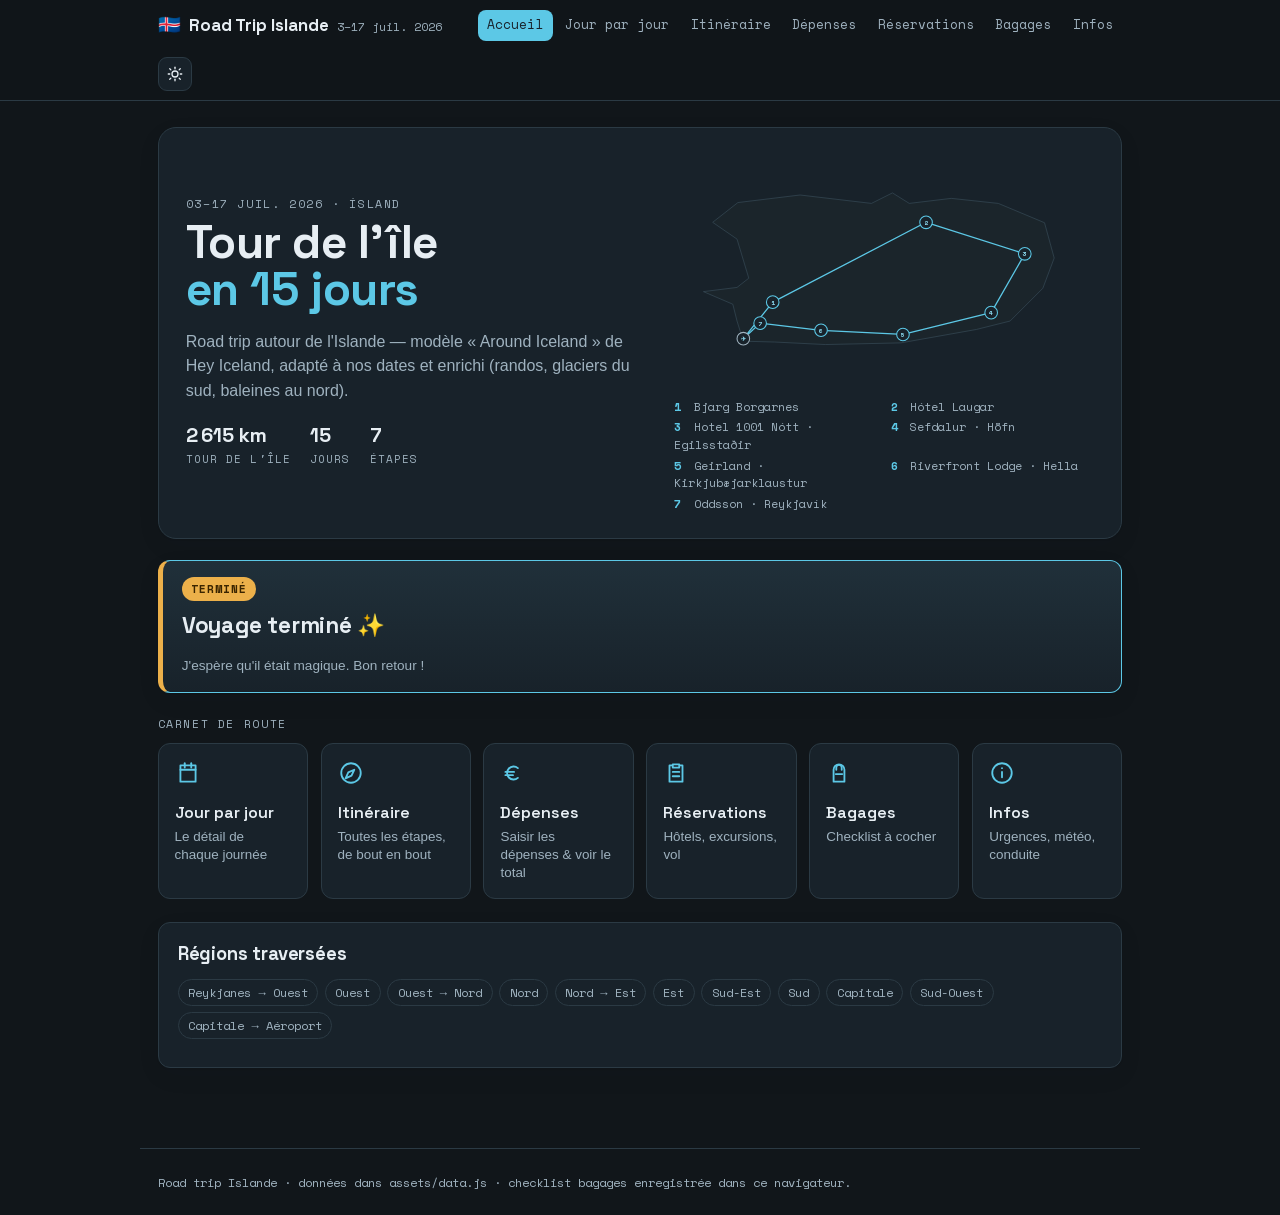
<file: index.html>
<!DOCTYPE html>
<html lang="fr" data-theme="dark">
<head>
  <meta charset="UTF-8">
  <meta name="viewport" content="width=device-width, initial-scale=1">
  <title>Road Trip Islande — Accueil</title>
  <link rel="stylesheet" href="assets/style.css">
  <link rel="icon" href="data:image/svg+xml,<svg xmlns='http://www.w3.org/2000/svg' viewBox='0 0 16 16'><text y='14' font-size='14'>🇮🇸</text></svg>">
</head>
<body data-page="accueil">
  <main>
    <section class="hero">
      <div class="hero-text">
        <div class="eyebrow">03–17 juil. 2026 · Ísland</div>
        <h1 class="hero-h1">Tour de l'île<br><em>en 15 jours</em></h1>
        <p class="muted">Road trip autour de l'Islande — modèle « Around Iceland » de Hey Iceland, adapté à nos dates et enrichi (randos, glaciers du sud, baleines au nord).</p>
        <div class="hero-meta" id="hero-meta"></div>
      </div>
      <div class="hero-map" id="hero-map"></div>
    </section>

    <div id="today"></div>

    <div class="eyebrow" style="margin:1.4rem 0 .6rem">Carnet de route</div>
    <div class="tiles" id="tiles"></div>

    <div class="card" style="margin-top:1.4rem">
      <h2>Régions traversées</h2>
      <div class="region-chips" id="regions"></div>
    </div>
  </main>
  <script src="assets/data.js"></script>
  <script src="assets/app.js"></script>
</body>
</html>
</file>
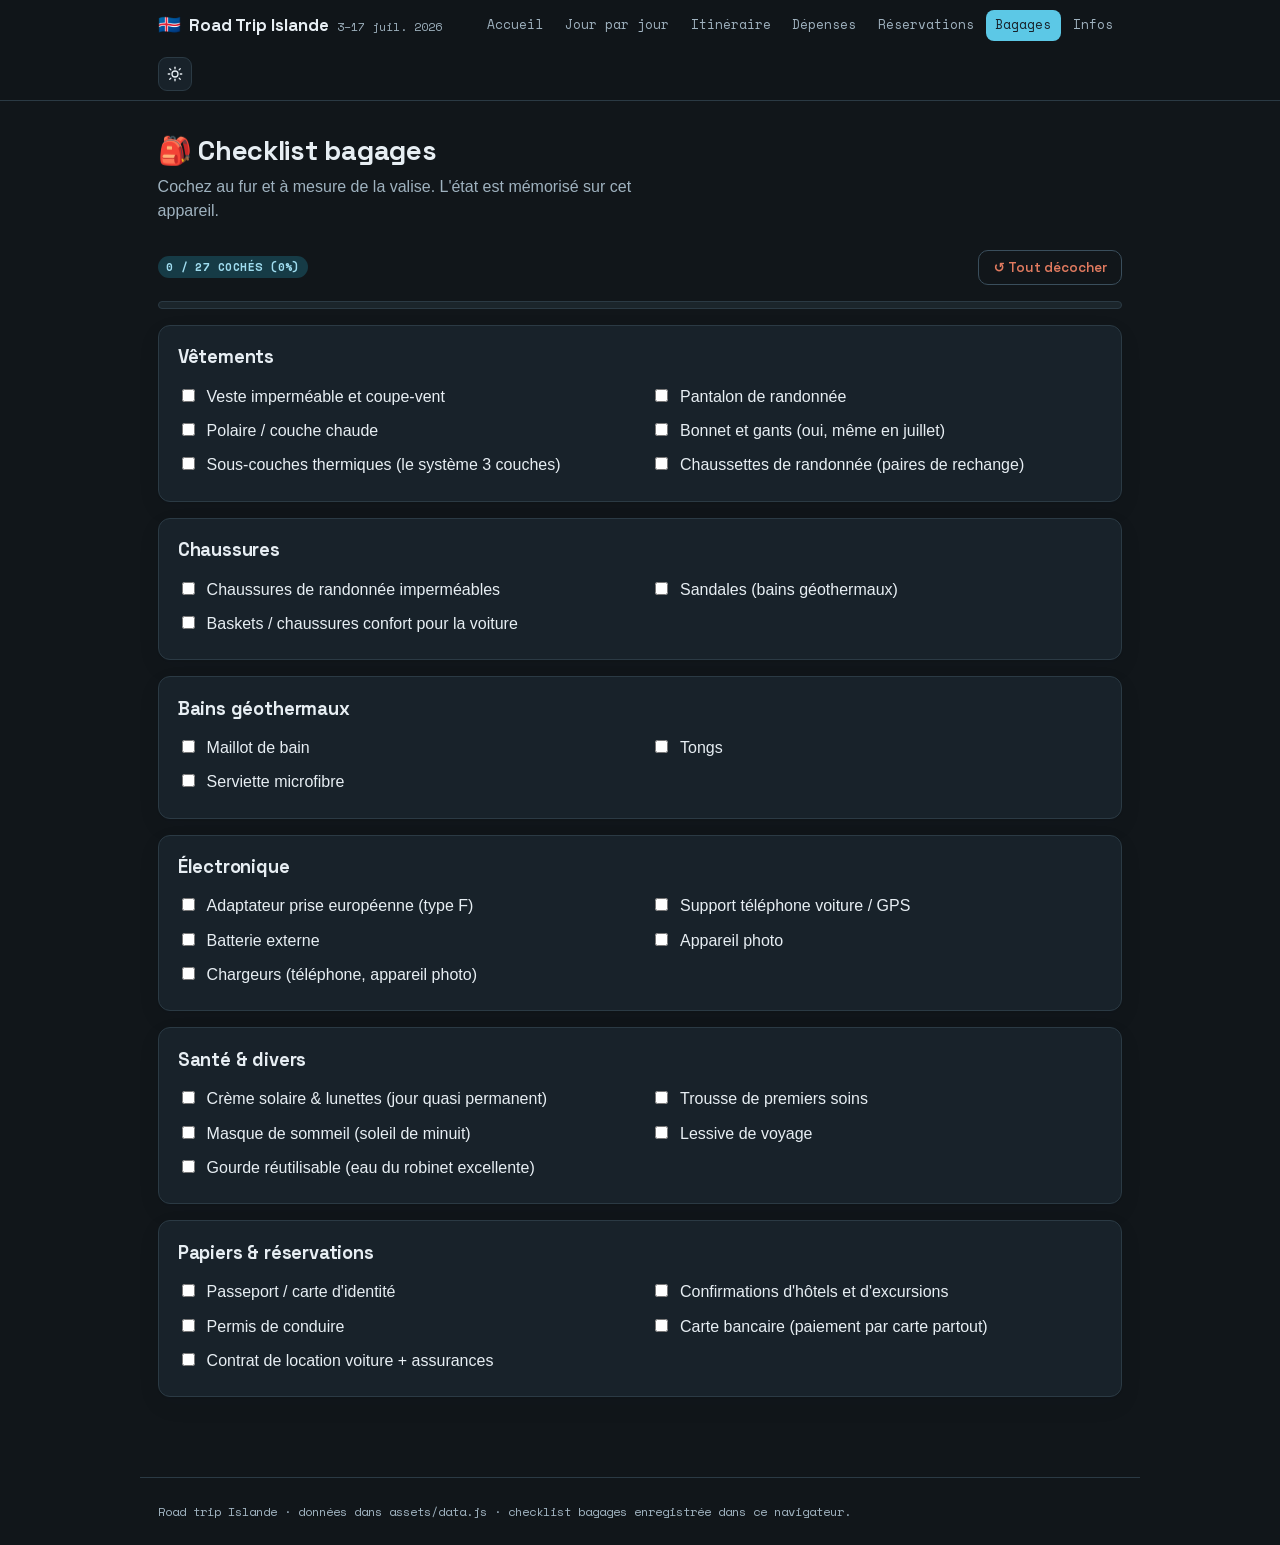
<file: bagages.html>
<!DOCTYPE html>
<html lang="fr" data-theme="dark">
<head>
  <meta charset="UTF-8">
  <meta name="viewport" content="width=device-width, initial-scale=1">
  <title>Bagages — Road Trip Islande</title>
  <link rel="stylesheet" href="assets/style.css">
  <link rel="icon" href="data:image/svg+xml,<svg xmlns='http://www.w3.org/2000/svg' viewBox='0 0 16 16'><text y='14' font-size='14'>🇮🇸</text></svg>">
</head>
<body data-page="bagages">
  <main>
    <h1 class="page-title">🎒 Checklist bagages</h1>
    <p class="page-sub">Cochez au fur et à mesure de la valise. L'état est mémorisé sur cet appareil.</p>

    <div class="toolbar">
      <span class="status resa" id="bag-count">…</span>
      <span class="spacer"></span>
      <button class="btn ghost danger" id="bag-reset">↺ Tout décocher</button>
    </div>
    <div class="progress"><span id="bag-bar"></span></div>

    <div id="bagages"></div>
  </main>
  <script src="assets/data.js"></script>
  <script src="assets/app.js"></script>
</body>
</html>
</file>
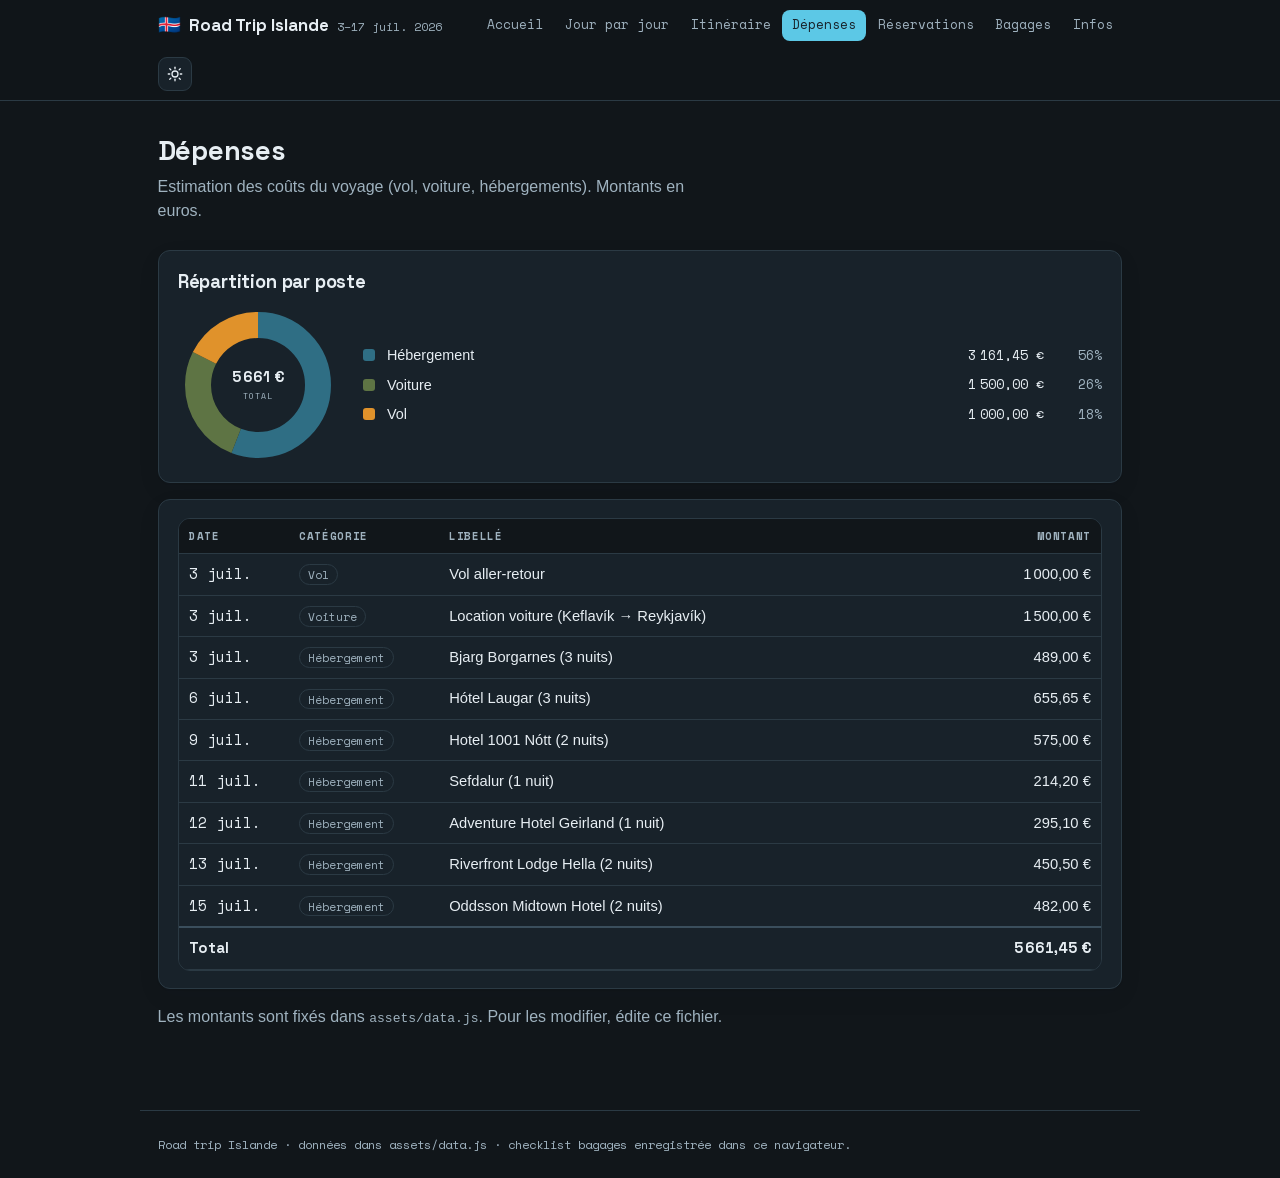
<file: depenses.html>
<!DOCTYPE html>
<html lang="fr" data-theme="dark">
<head>
  <meta charset="UTF-8">
  <meta name="viewport" content="width=device-width, initial-scale=1">
  <title>Dépenses — Road Trip Islande</title>
  <link rel="stylesheet" href="assets/style.css">
  <link rel="icon" href="data:image/svg+xml,<svg xmlns='http://www.w3.org/2000/svg' viewBox='0 0 16 16'><text y='14' font-size='14'>🇮🇸</text></svg>">
</head>
<body data-page="depenses">
  <main>
    <h1 class="page-title">Dépenses</h1>
    <p class="page-sub">Estimation des coûts du voyage (vol, voiture, hébergements). Montants en euros.</p>

    <div class="card exp-chart" id="dep-chart"></div>

    <div class="card">
      <div class="table-wrap">
        <table>
          <thead>
            <tr><th style="width:110px">Date</th><th style="width:150px">Catégorie</th><th>Libellé</th><th class="num" style="width:120px">Montant</th></tr>
          </thead>
          <tbody id="dep-body"></tbody>
          <tfoot>
            <tr><td colspan="3">Total</td><td class="num" id="dep-total">—</td></tr>
          </tfoot>
        </table>
      </div>
    </div>
    <p class="muted">Les montants sont fixés dans <code>assets/data.js</code>. Pour les modifier, édite ce fichier.</p>
  </main>
  <script src="assets/data.js"></script>
  <script src="assets/app.js"></script>
</body>
</html>
</file>
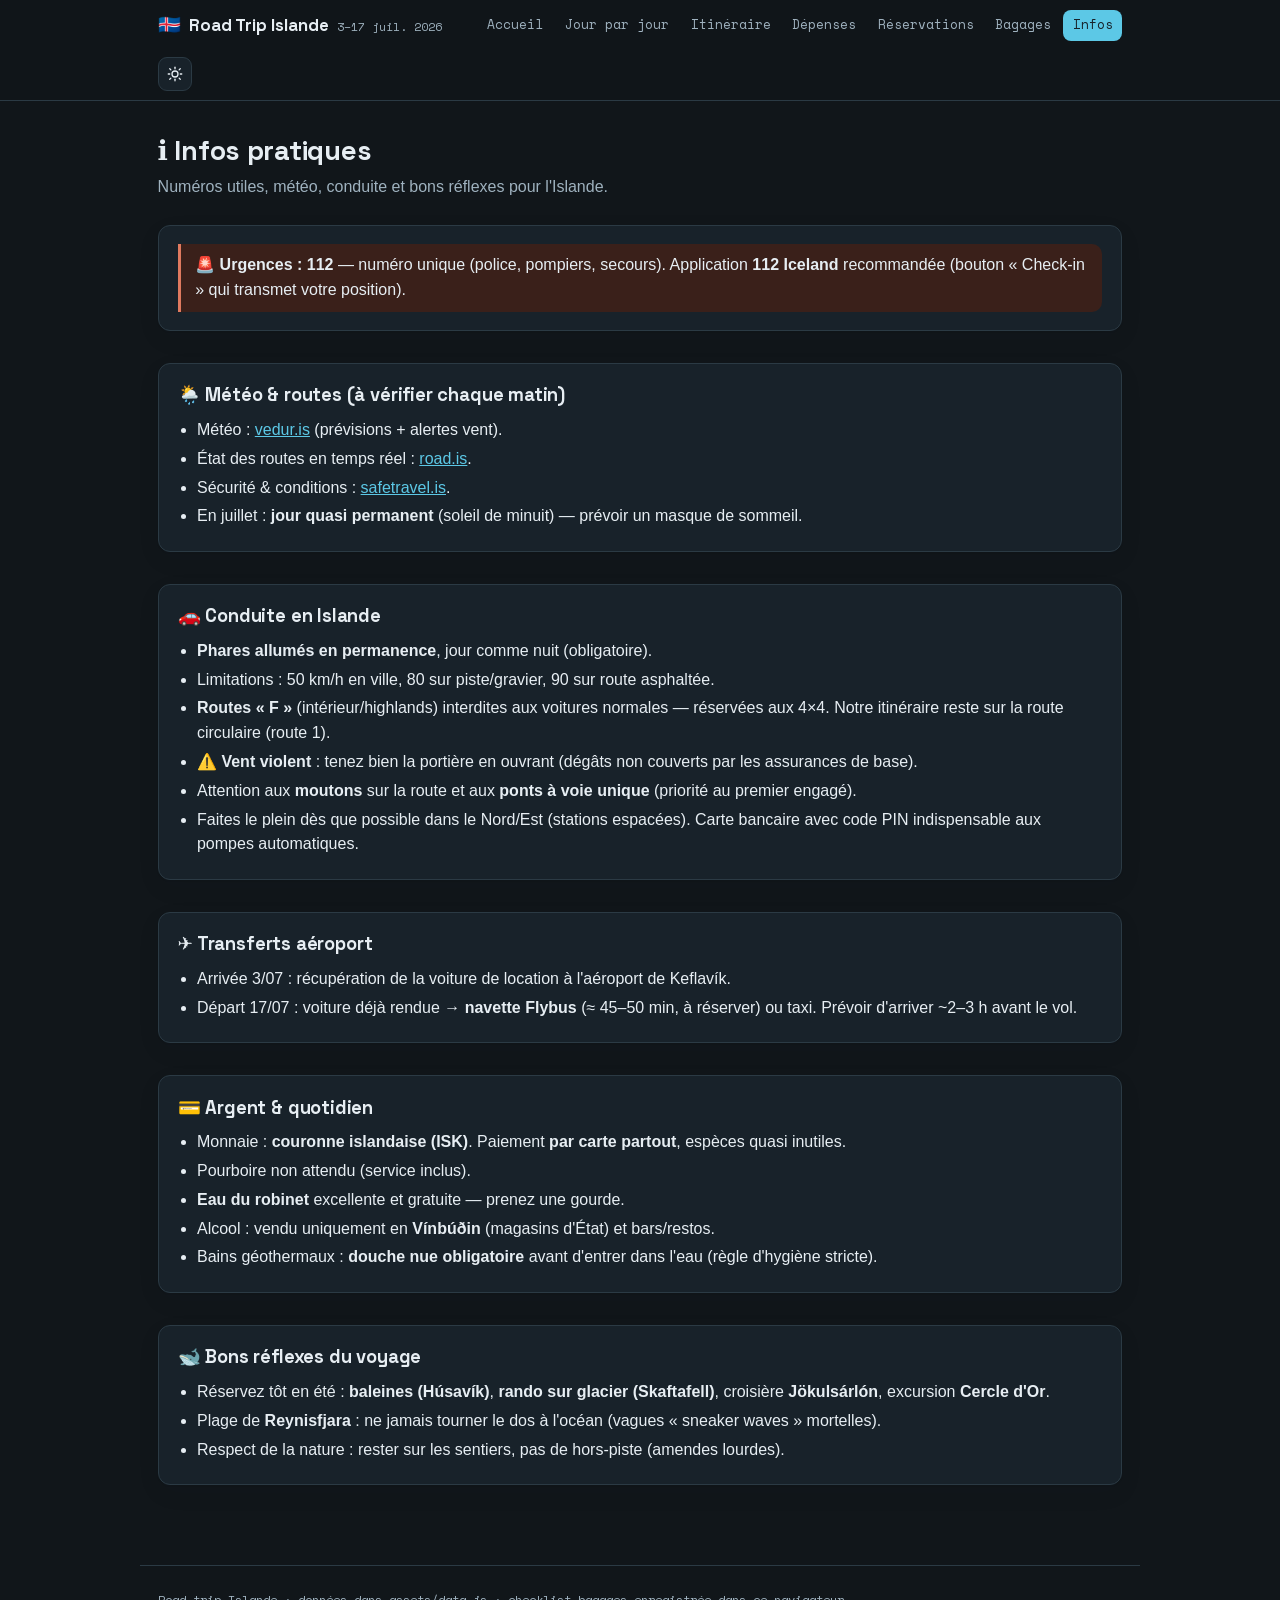
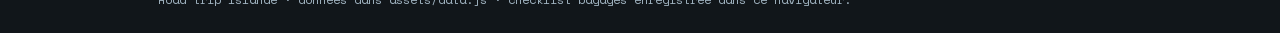
<file: infos.html>
<!DOCTYPE html>
<html lang="fr" data-theme="dark">
<head>
  <meta charset="UTF-8">
  <meta name="viewport" content="width=device-width, initial-scale=1">
  <title>Infos pratiques — Road Trip Islande</title>
  <link rel="stylesheet" href="assets/style.css">
  <link rel="icon" href="data:image/svg+xml,<svg xmlns='http://www.w3.org/2000/svg' viewBox='0 0 16 16'><text y='14' font-size='14'>🇮🇸</text></svg>">
</head>
<body data-page="infos">
  <main>
    <h1 class="page-title">ℹ️ Infos pratiques</h1>
    <p class="page-sub">Numéros utiles, météo, conduite et bons réflexes pour l'Islande.</p>

    <div class="info-grid">
      <div class="card">
        <div class="callout emergency">
          <b>🚨 Urgences : 112</b> — numéro unique (police, pompiers, secours).
          Application <b>112 Iceland</b> recommandée (bouton « Check-in » qui transmet votre position).
        </div>
      </div>

      <div class="card">
        <h2>🌦️ Météo & routes (à vérifier chaque matin)</h2>
        <ul>
          <li>Météo : <a href="https://en.vedur.is" target="_blank" rel="noopener">vedur.is</a> (prévisions + alertes vent).</li>
          <li>État des routes en temps réel : <a href="https://www.road.is" target="_blank" rel="noopener">road.is</a>.</li>
          <li>Sécurité & conditions : <a href="https://www.safetravel.is" target="_blank" rel="noopener">safetravel.is</a>.</li>
          <li>En juillet : <b>jour quasi permanent</b> (soleil de minuit) — prévoir un masque de sommeil.</li>
        </ul>
      </div>

      <div class="card">
        <h2>🚗 Conduite en Islande</h2>
        <ul>
          <li><b>Phares allumés en permanence</b>, jour comme nuit (obligatoire).</li>
          <li>Limitations : 50 km/h en ville, 80 sur piste/gravier, 90 sur route asphaltée.</li>
          <li><b>Routes « F »</b> (intérieur/highlands) interdites aux voitures normales — réservées aux 4×4. Notre itinéraire reste sur la route circulaire (route 1).</li>
          <li>⚠️ <b>Vent violent</b> : tenez bien la portière en ouvrant (dégâts non couverts par les assurances de base).</li>
          <li>Attention aux <b>moutons</b> sur la route et aux <b>ponts à voie unique</b> (priorité au premier engagé).</li>
          <li>Faites le plein dès que possible dans le Nord/Est (stations espacées). Carte bancaire avec code PIN indispensable aux pompes automatiques.</li>
        </ul>
      </div>

      <div class="card">
        <h2>✈️ Transferts aéroport</h2>
        <ul>
          <li>Arrivée 3/07 : récupération de la voiture de location à l'aéroport de Keflavík.</li>
          <li>Départ 17/07 : voiture déjà rendue → <b>navette Flybus</b> (≈ 45–50 min, à réserver) ou taxi. Prévoir d'arriver ~2–3 h avant le vol.</li>
        </ul>
      </div>

      <div class="card">
        <h2>💳 Argent & quotidien</h2>
        <ul>
          <li>Monnaie : <b>couronne islandaise (ISK)</b>. Paiement <b>par carte partout</b>, espèces quasi inutiles.</li>
          <li>Pourboire non attendu (service inclus).</li>
          <li><b>Eau du robinet</b> excellente et gratuite — prenez une gourde.</li>
          <li>Alcool : vendu uniquement en <b>Vínbúðin</b> (magasins d'État) et bars/restos.</li>
          <li>Bains géothermaux : <b>douche nue obligatoire</b> avant d'entrer dans l'eau (règle d'hygiène stricte).</li>
        </ul>
      </div>

      <div class="card">
        <h2>🐋 Bons réflexes du voyage</h2>
        <ul>
          <li>Réservez tôt en été : <b>baleines (Húsavík)</b>, <b>rando sur glacier (Skaftafell)</b>, croisière <b>Jökulsárlón</b>, excursion <b>Cercle d'Or</b>.</li>
          <li>Plage de <b>Reynisfjara</b> : ne jamais tourner le dos à l'océan (vagues « sneaker waves » mortelles).</li>
          <li>Respect de la nature : rester sur les sentiers, pas de hors-piste (amendes lourdes).</li>
        </ul>
      </div>
    </div>
  </main>
  <script src="assets/data.js"></script>
  <script src="assets/app.js"></script>
</body>
</html>
</file>
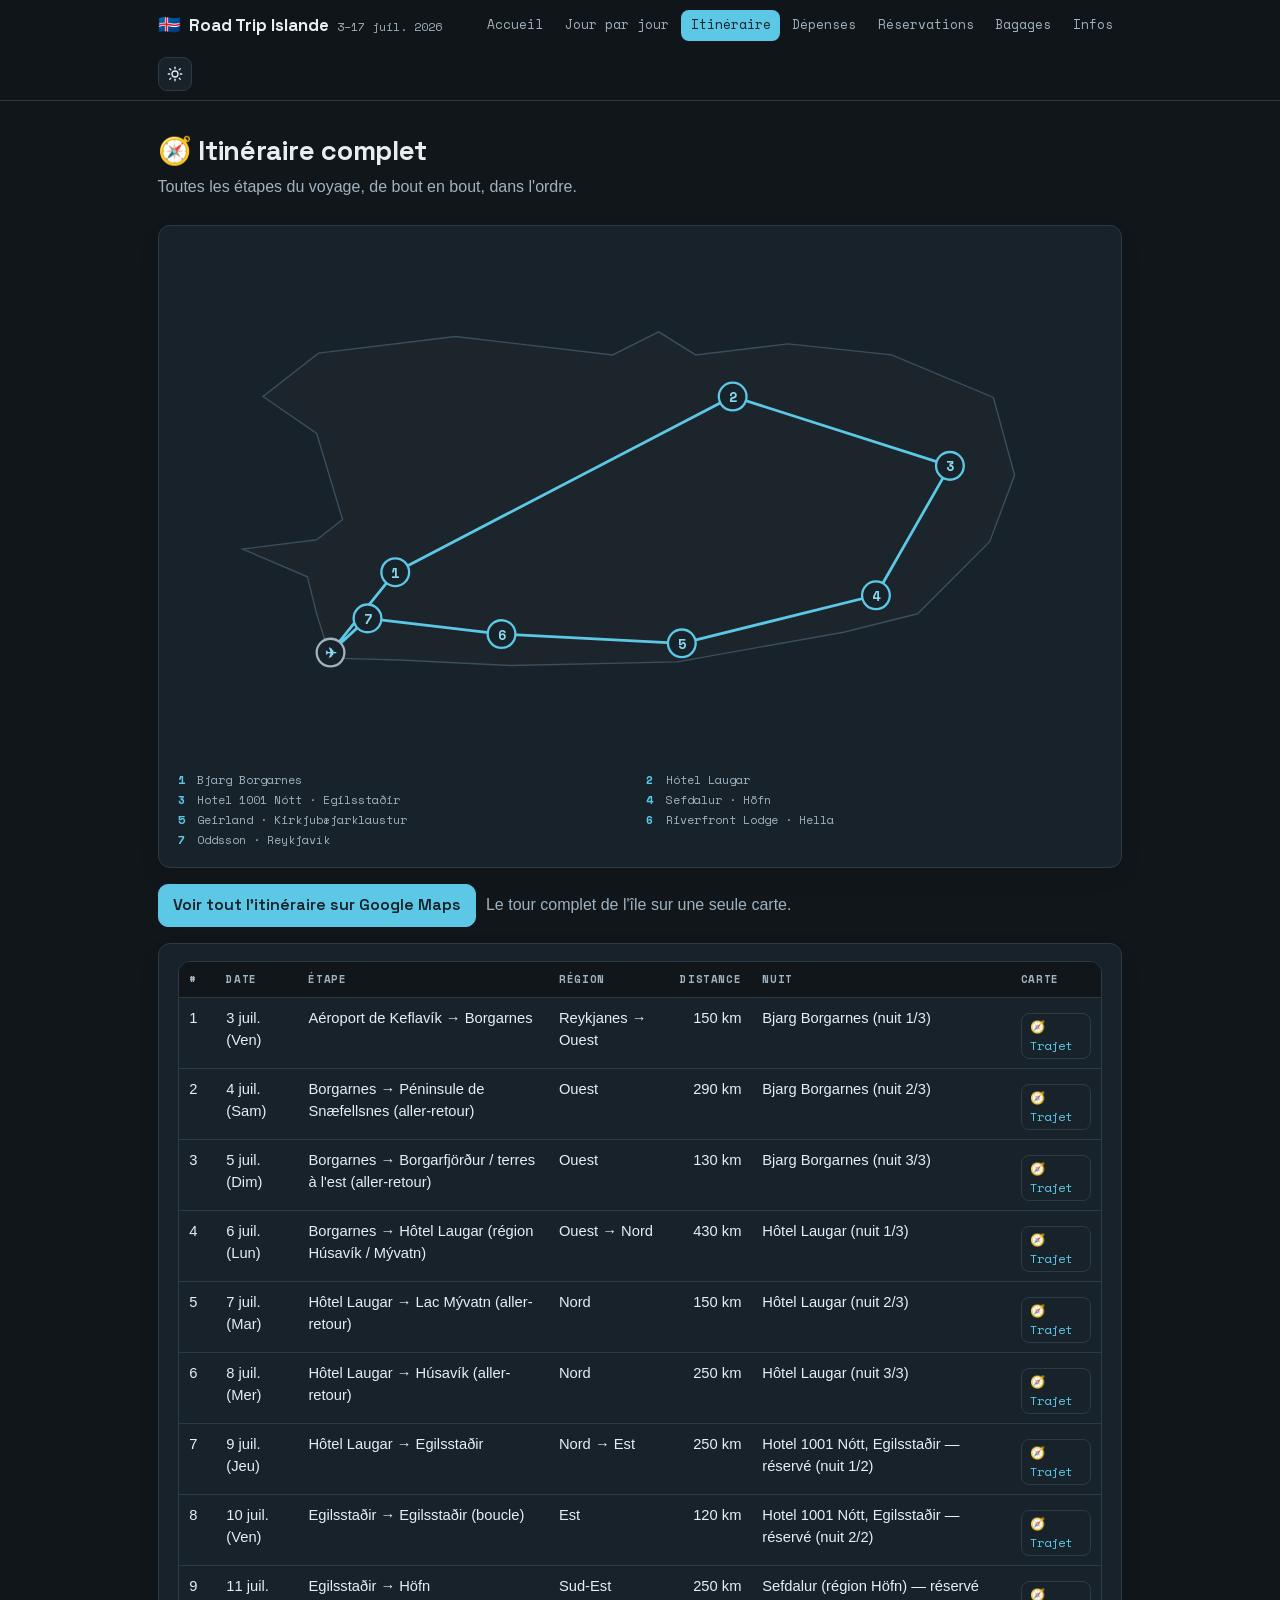
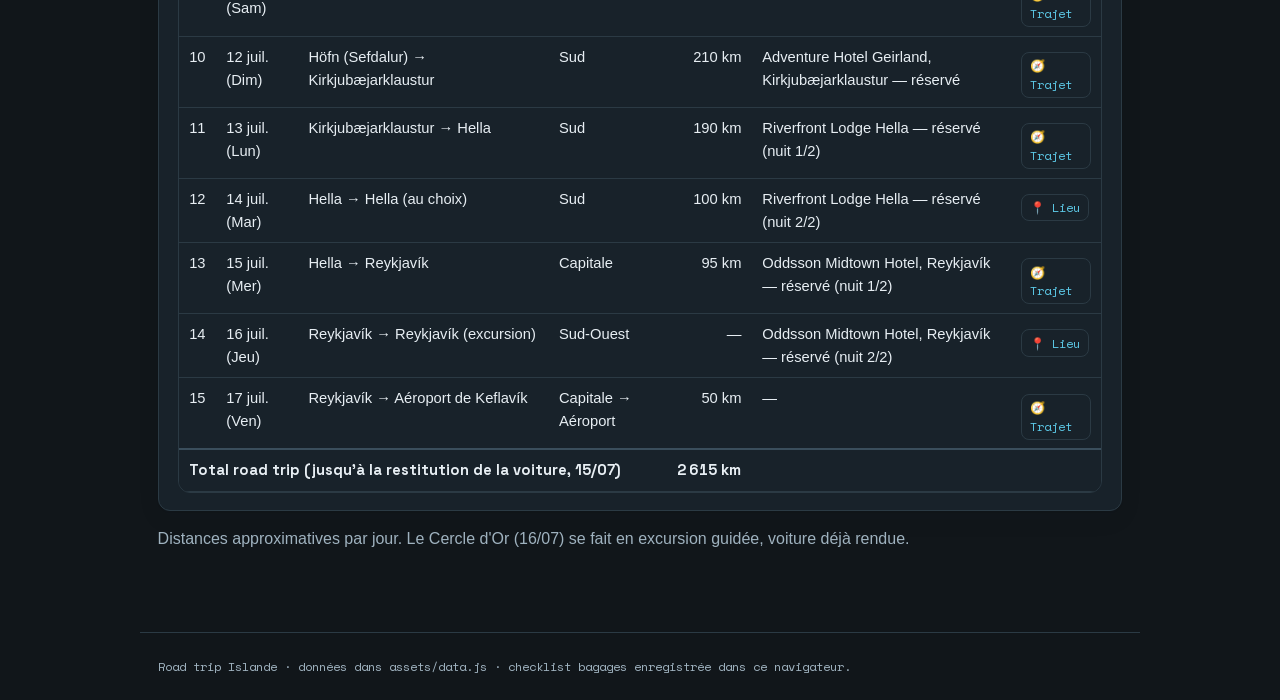
<file: itineraire.html>
<!DOCTYPE html>
<html lang="fr" data-theme="dark">
<head>
  <meta charset="UTF-8">
  <meta name="viewport" content="width=device-width, initial-scale=1">
  <title>Itinéraire complet — Road Trip Islande</title>
  <link rel="stylesheet" href="assets/style.css">
  <link rel="icon" href="data:image/svg+xml,<svg xmlns='http://www.w3.org/2000/svg' viewBox='0 0 16 16'><text y='14' font-size='14'>🇮🇸</text></svg>">
</head>
<body data-page="itineraire">
  <main>
    <h1 class="page-title">🧭 Itinéraire complet</h1>
    <p class="page-sub">Toutes les étapes du voyage, de bout en bout, dans l'ordre.</p>
    <div class="card" id="itin-map"></div>

    <div class="toolbar">
      <a class="btn primary" id="full-route" target="_blank" rel="noopener">Voir tout l'itinéraire sur Google Maps</a>
      <span class="muted">Le tour complet de l'île sur une seule carte.</span>
    </div>
    <div class="card">
      <div class="table-wrap">
        <table>
          <thead>
            <tr>
              <th>#</th><th>Date</th><th>Étape</th><th>Région</th>
              <th class="num">Distance</th><th>Nuit</th><th>Carte</th>
            </tr>
          </thead>
          <tbody id="itin-body"></tbody>
          <tfoot>
            <tr>
              <td colspan="4">Total road trip (jusqu'à la restitution de la voiture, 15/07)</td>
              <td class="num" id="itin-total">—</td>
              <td colspan="2"></td>
            </tr>
          </tfoot>
        </table>
      </div>
    </div>
    <p class="muted">Distances approximatives par jour. Le Cercle d'Or (16/07) se fait en excursion guidée, voiture déjà rendue.</p>
  </main>
  <script src="assets/data.js"></script>
  <script src="assets/app.js"></script>
</body>
</html>
</file>
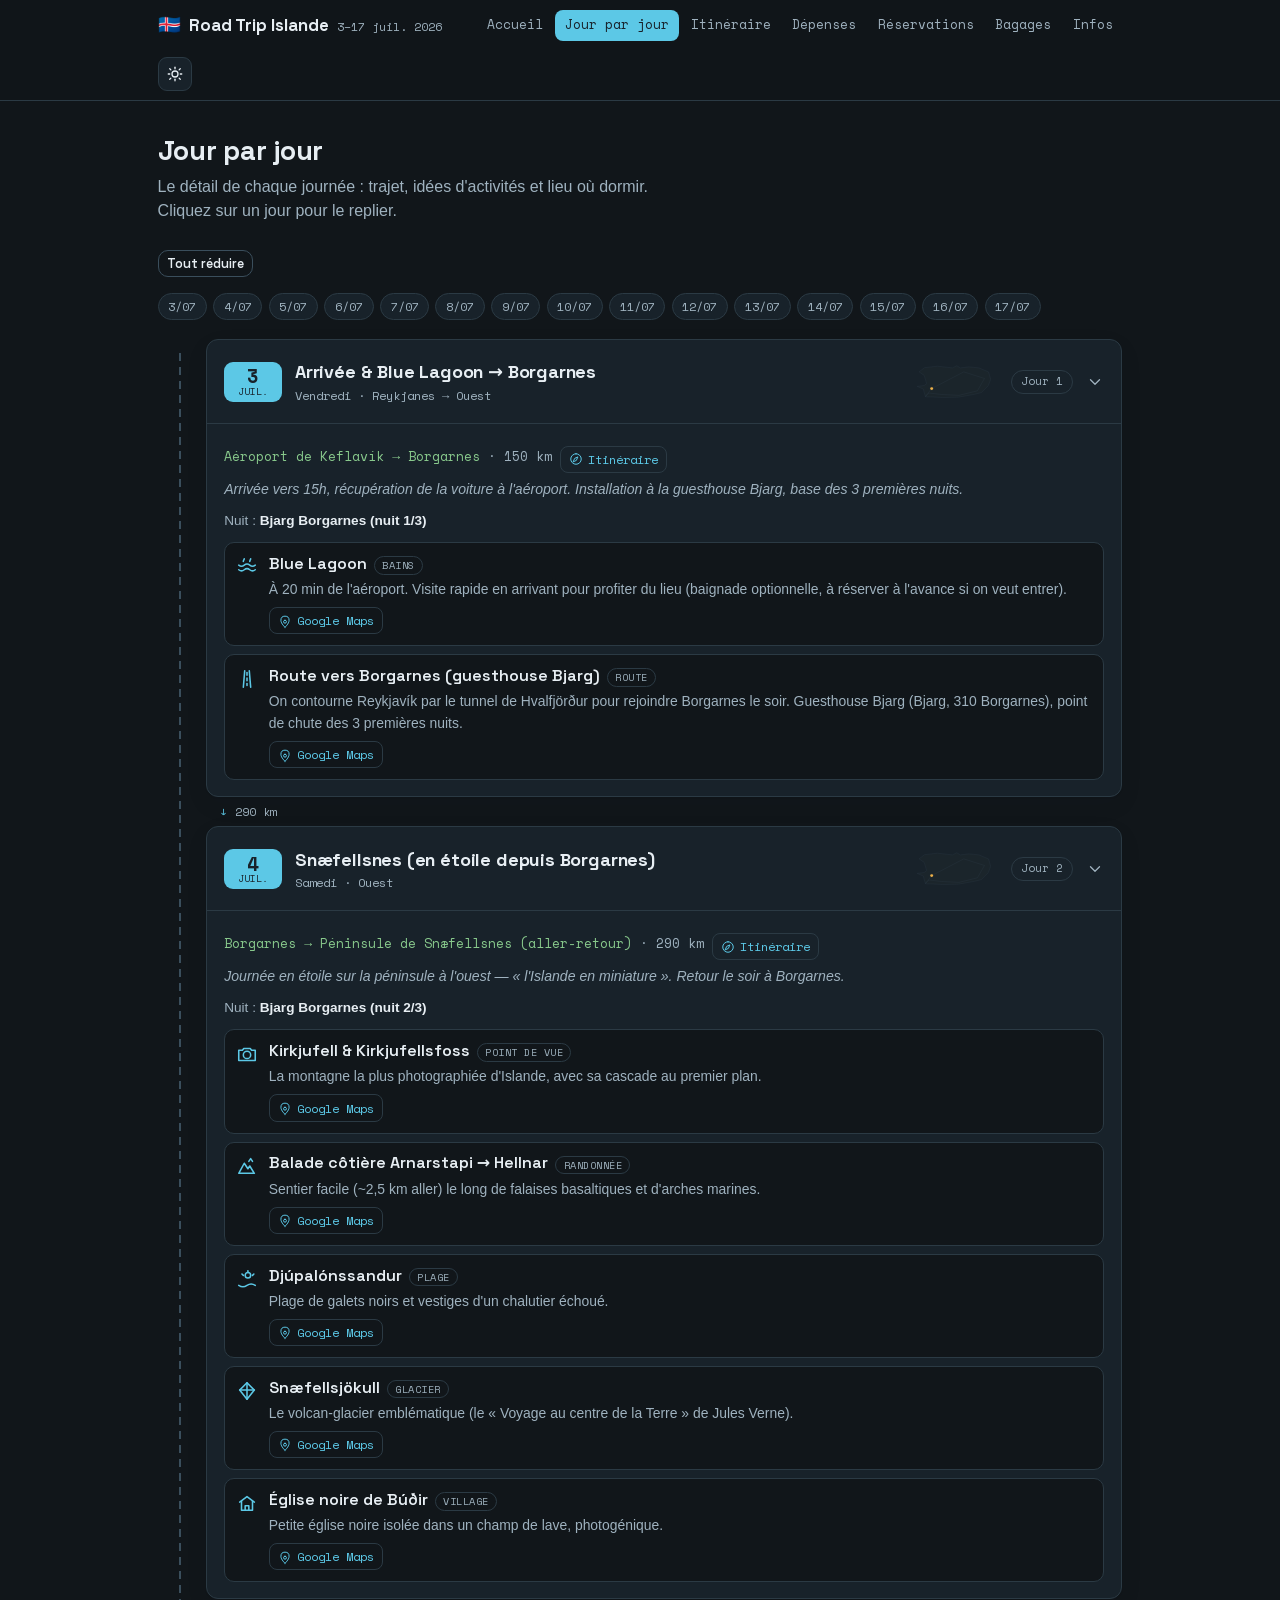
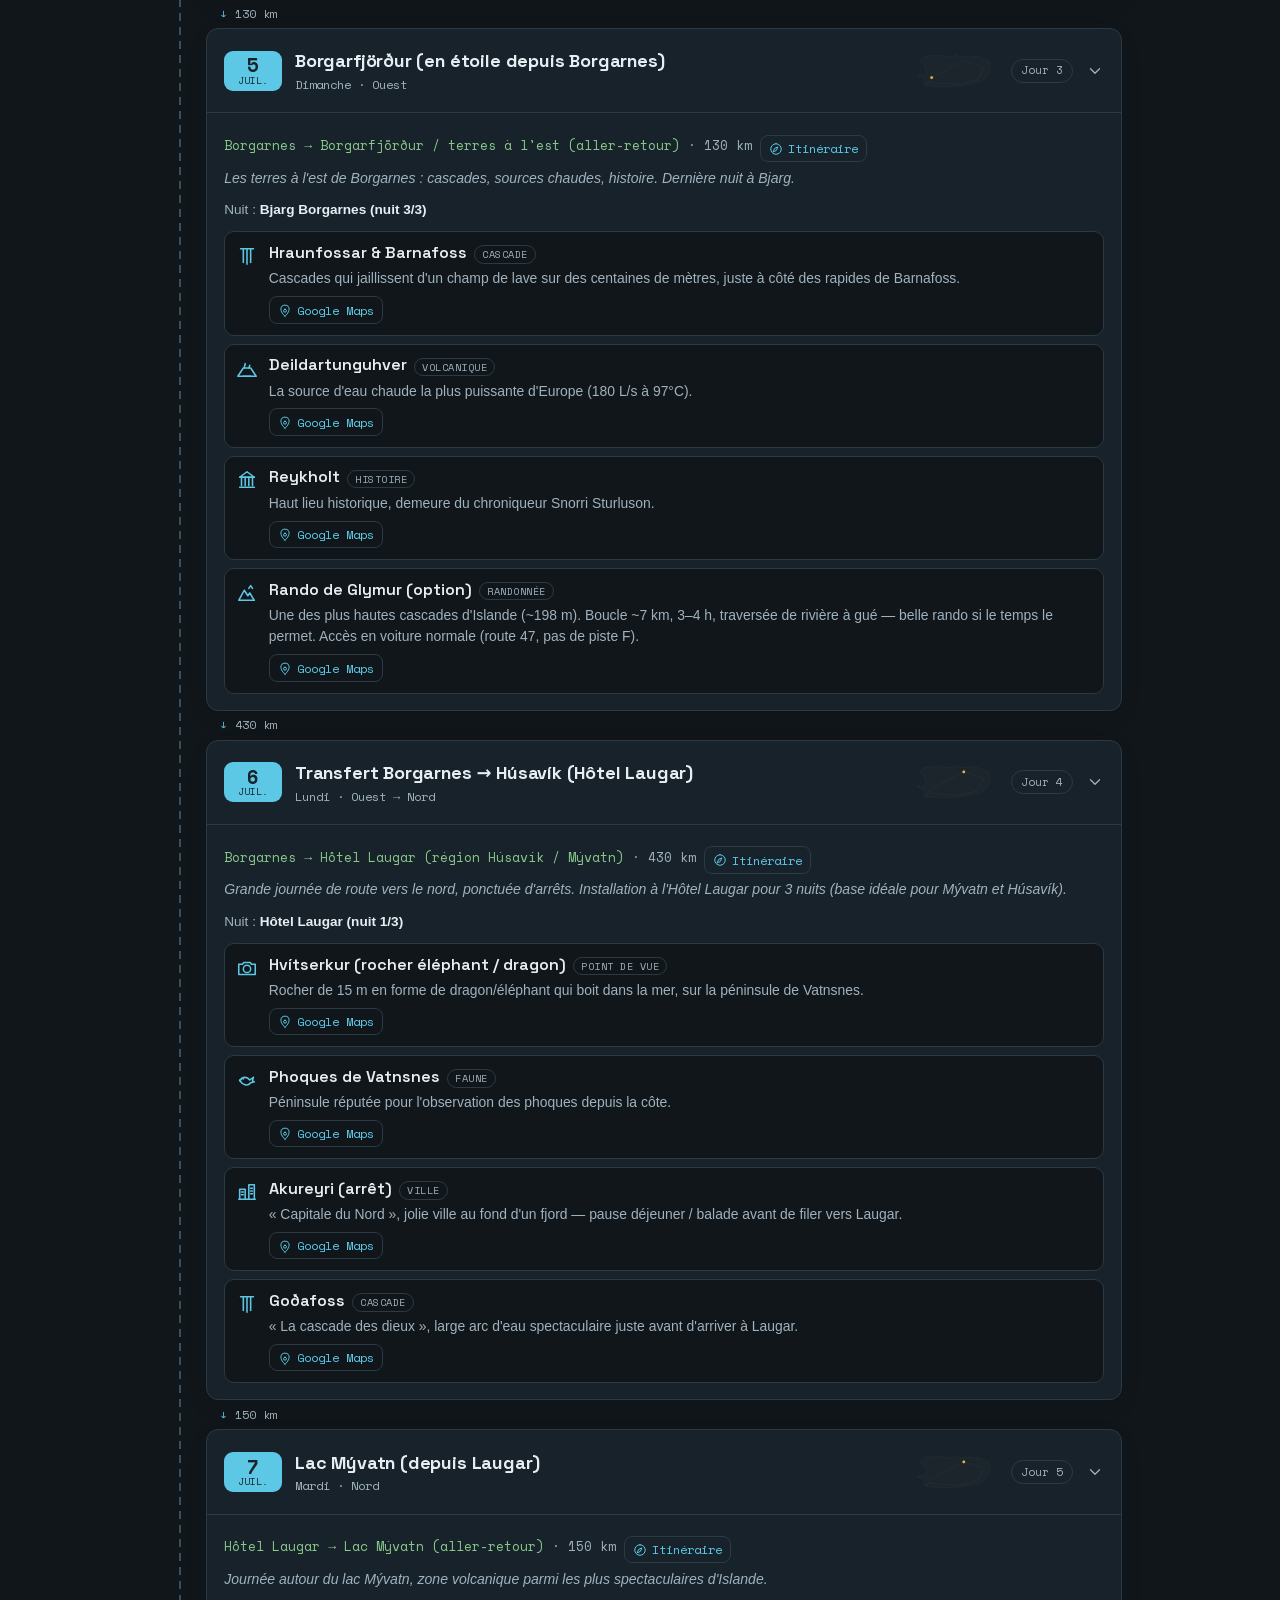
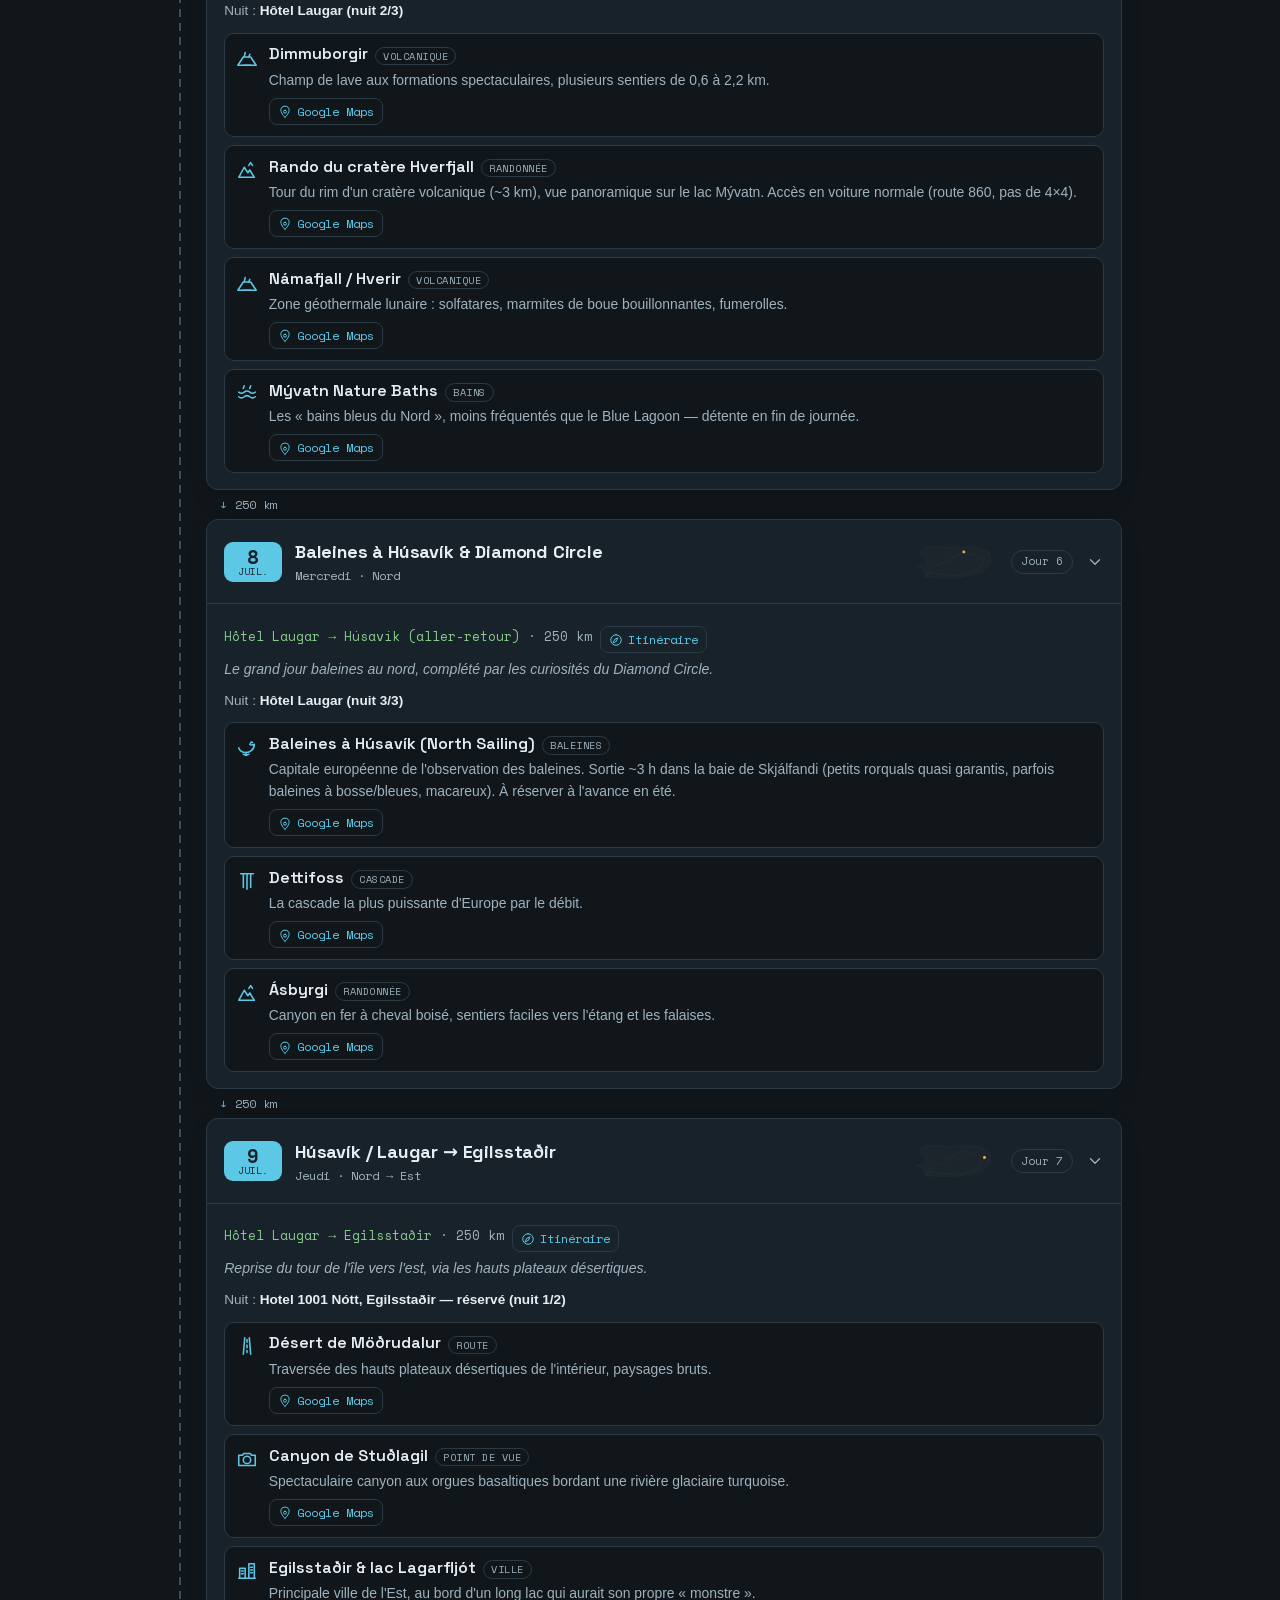
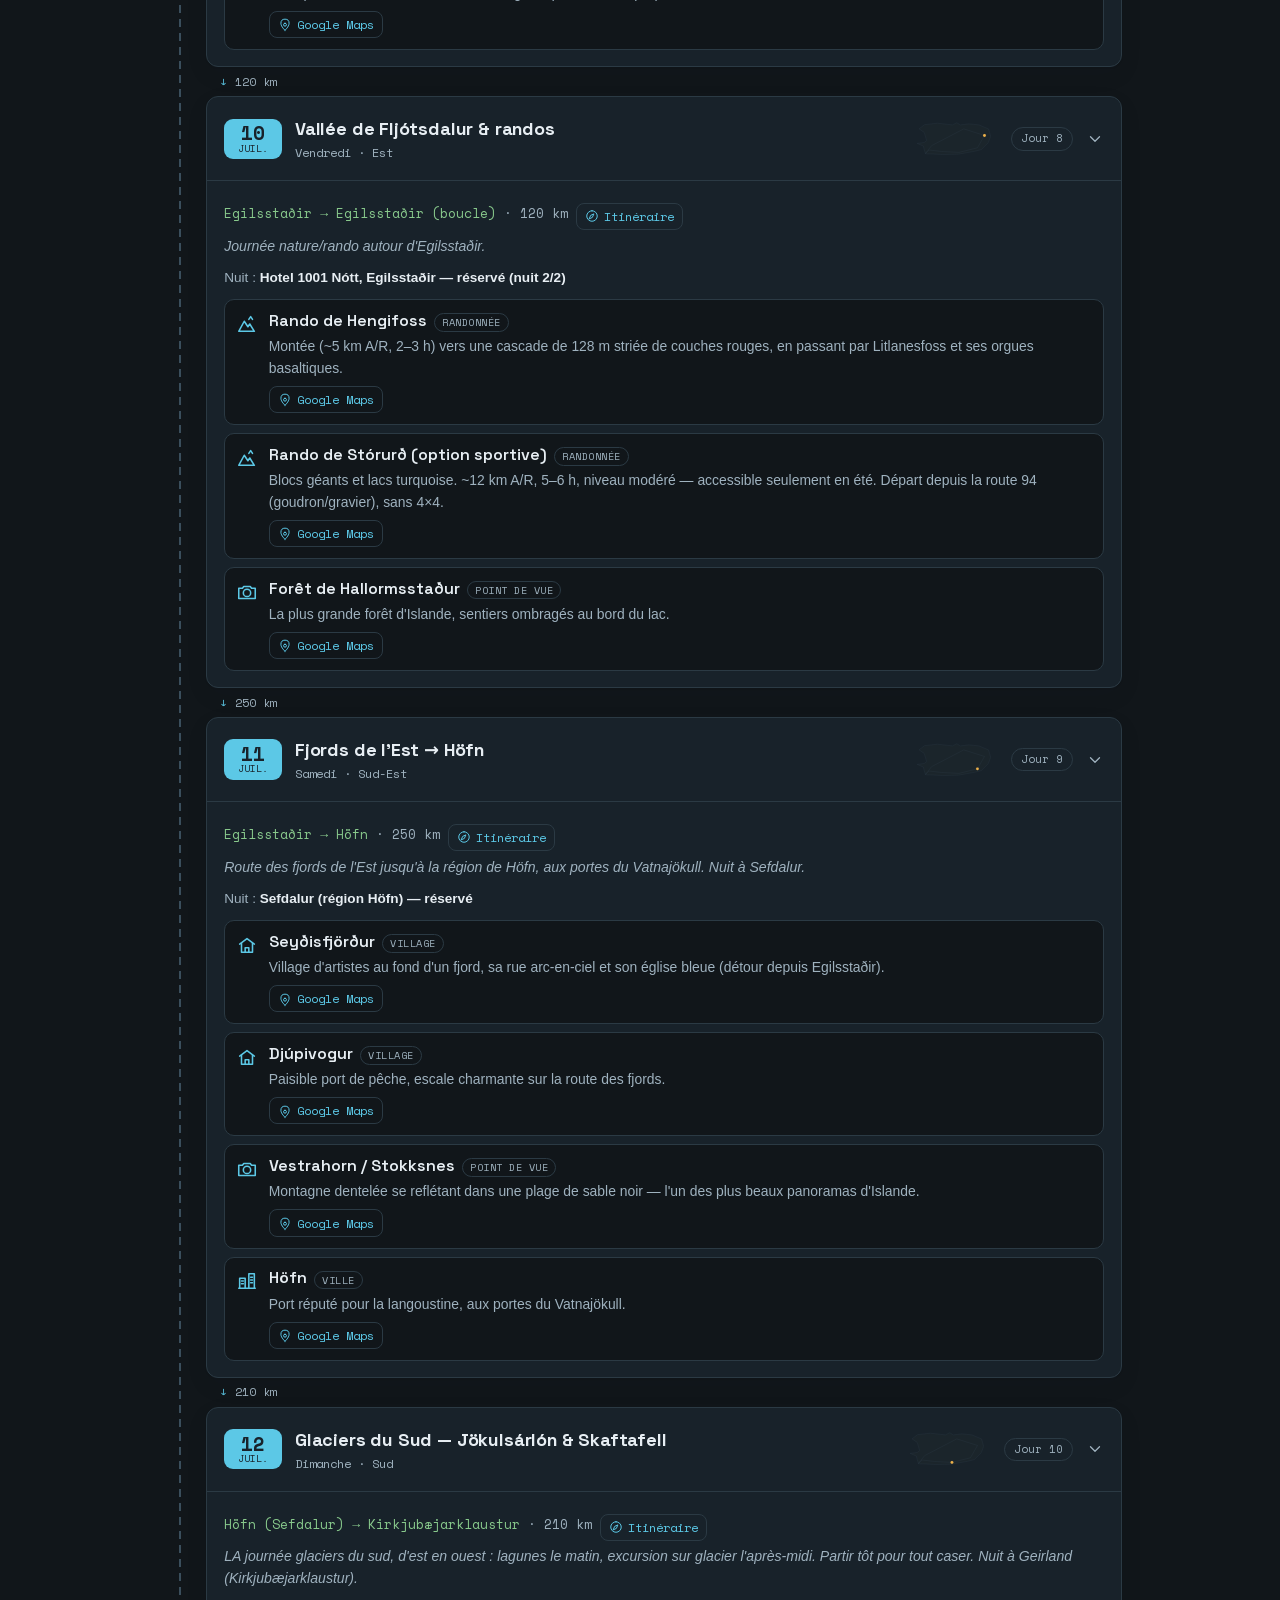
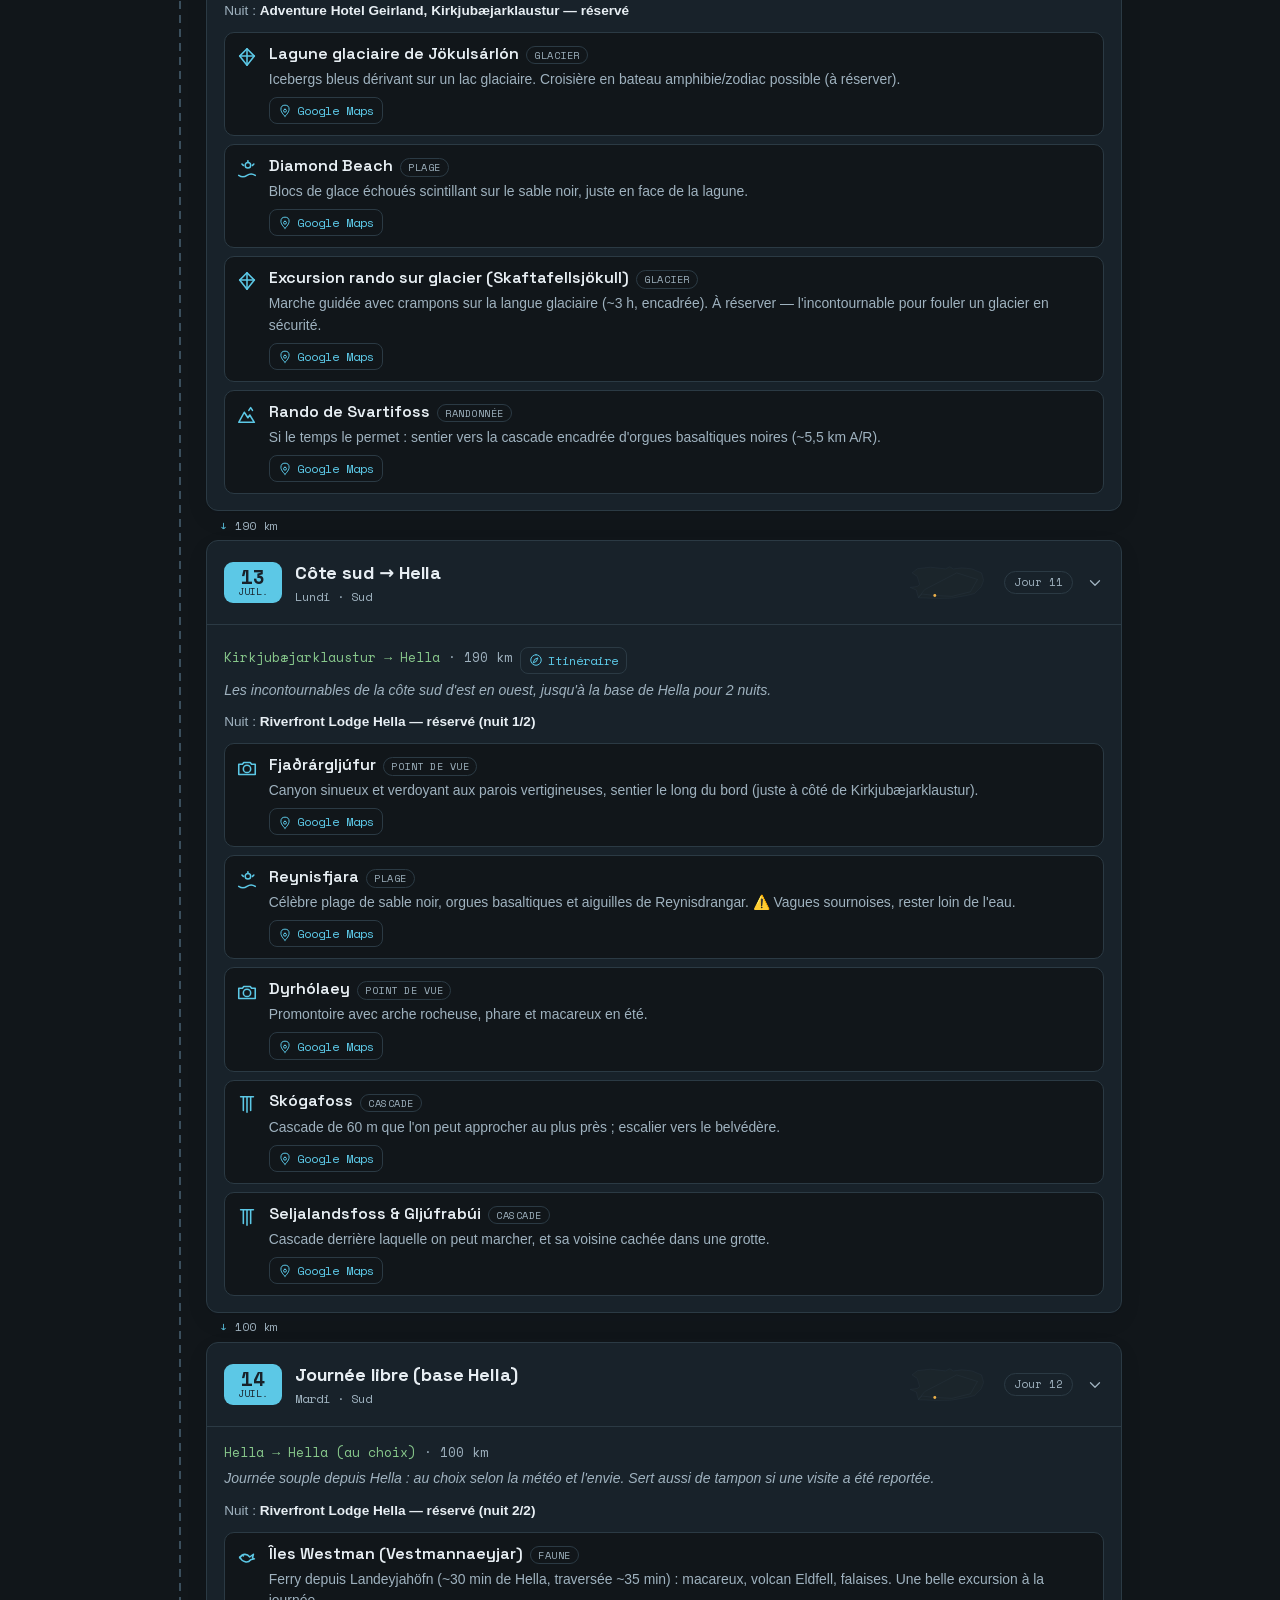
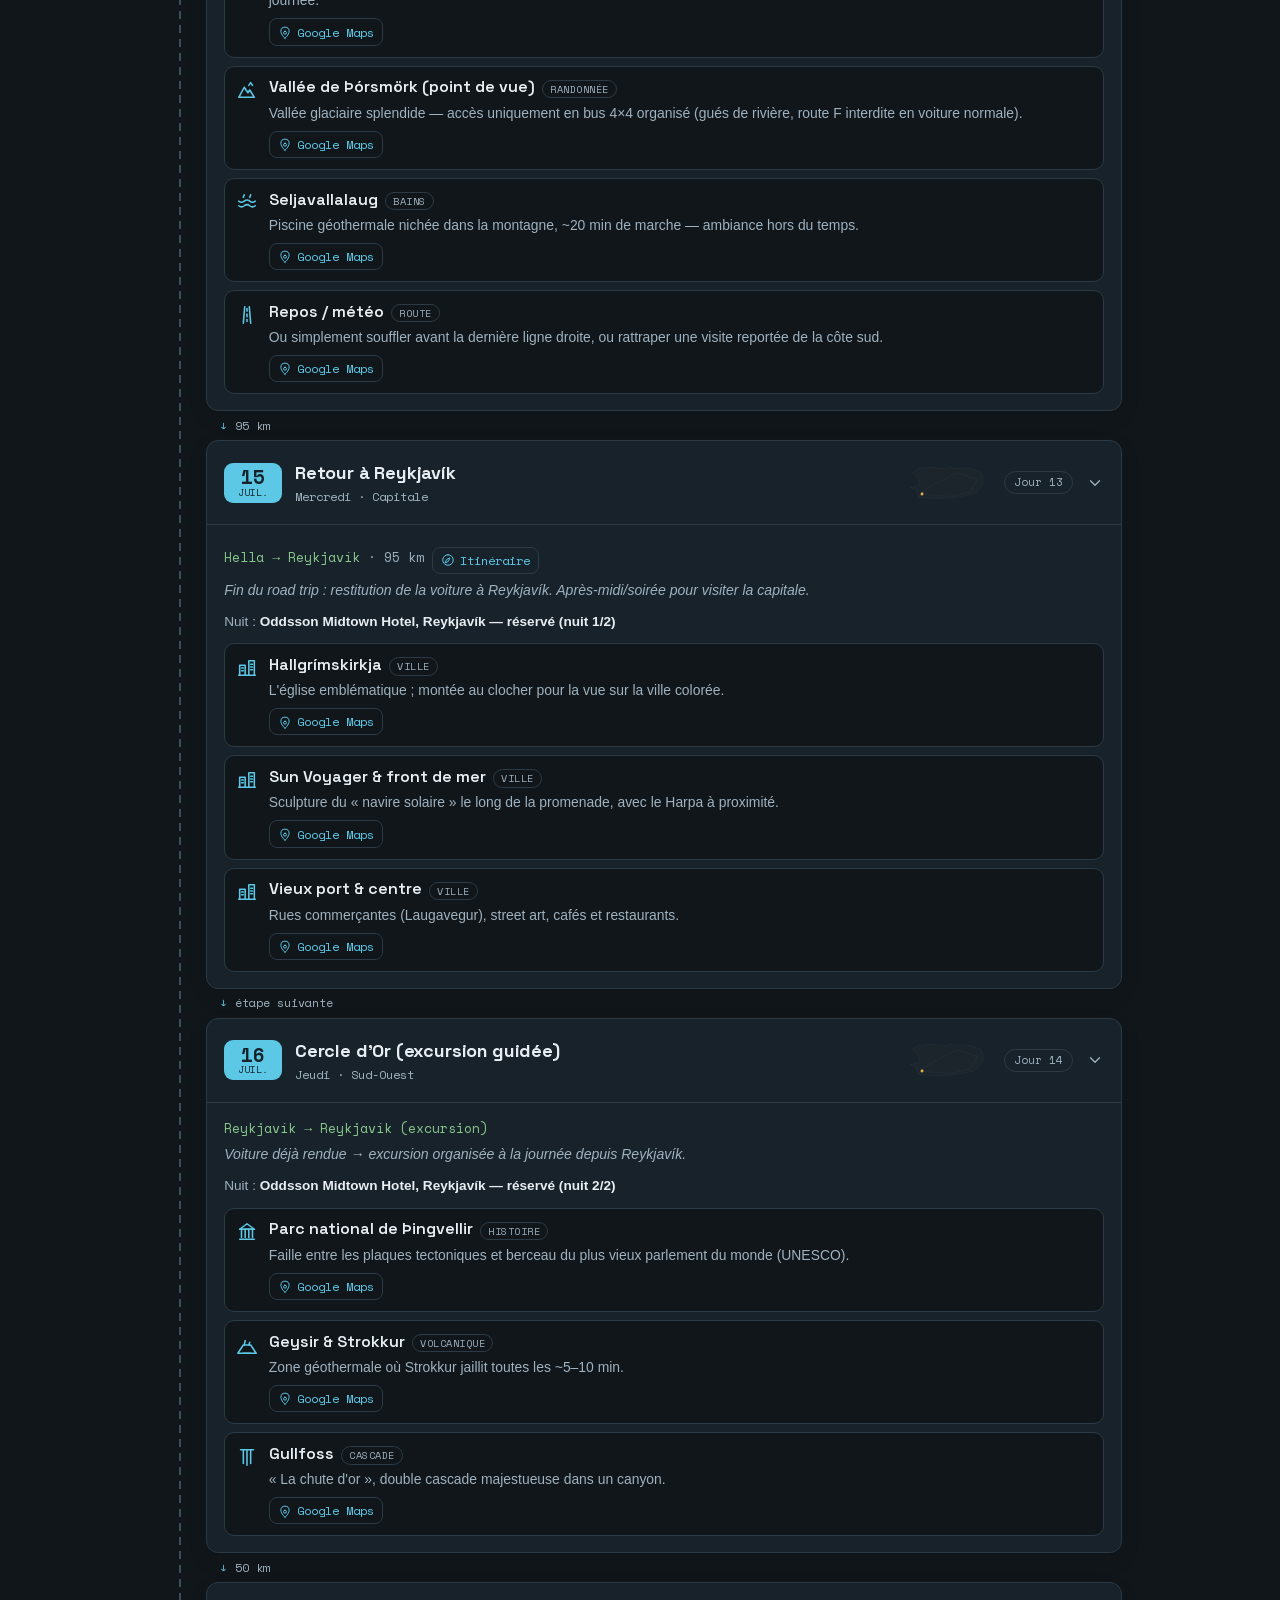
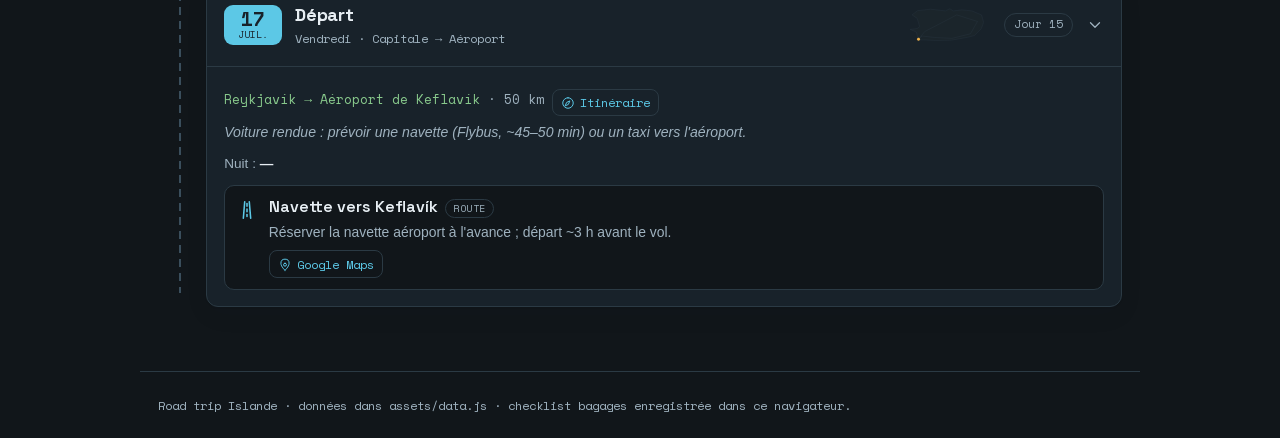
<file: jours.html>
<!DOCTYPE html>
<html lang="fr" data-theme="dark">
<head>
  <meta charset="UTF-8">
  <meta name="viewport" content="width=device-width, initial-scale=1">
  <title>Jour par jour — Road Trip Islande</title>
  <link rel="stylesheet" href="assets/style.css">
  <link rel="icon" href="data:image/svg+xml,<svg xmlns='http://www.w3.org/2000/svg' viewBox='0 0 16 16'><text y='14' font-size='14'>🇮🇸</text></svg>">
</head>
<body data-page="jours">
  <main>
    <h1 class="page-title">Jour par jour</h1>
    <p class="page-sub">Le détail de chaque journée : trajet, idées d'activités et lieu où dormir. Cliquez sur un jour pour le replier.</p>
    <div class="toolbar">
      <button class="btn ghost sm" id="days-toggle-all">Tout réduire</button>
    </div>
    <div class="region-chips" id="day-nav" style="margin-bottom:1.2rem"></div>
    <div id="jours"></div>
  </main>
  <script src="assets/data.js"></script>
  <script src="assets/app.js"></script>
</body>
</html>
</file>
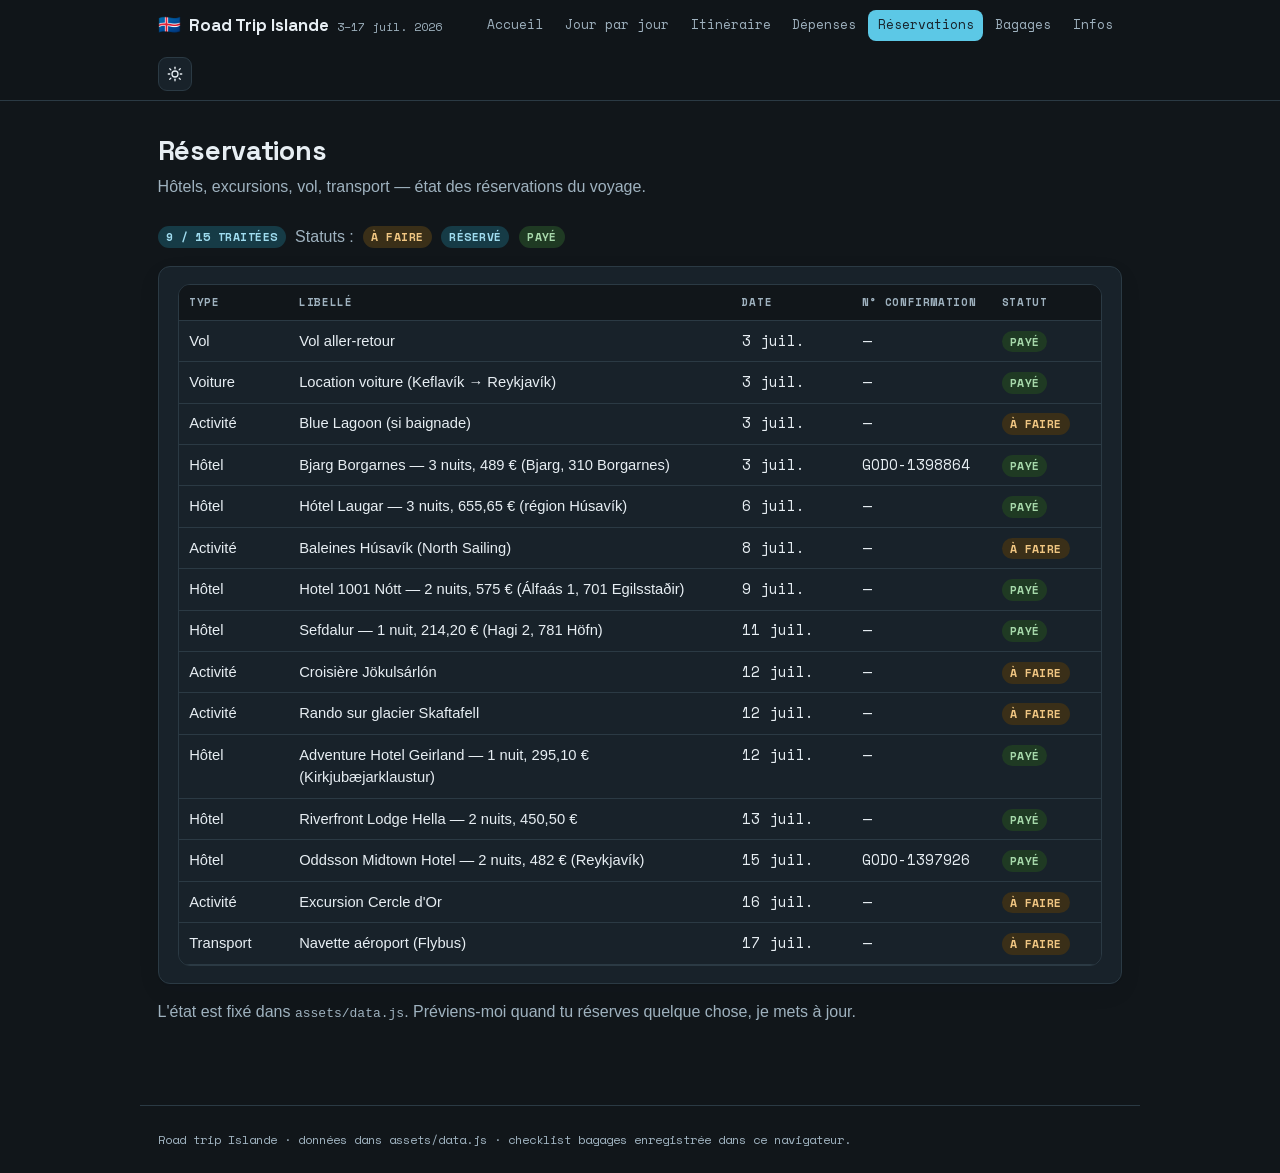
<file: reservations.html>
<!DOCTYPE html>
<html lang="fr" data-theme="dark">
<head>
  <meta charset="UTF-8">
  <meta name="viewport" content="width=device-width, initial-scale=1">
  <title>Réservations — Road Trip Islande</title>
  <link rel="stylesheet" href="assets/style.css">
  <link rel="icon" href="data:image/svg+xml,<svg xmlns='http://www.w3.org/2000/svg' viewBox='0 0 16 16'><text y='14' font-size='14'>🇮🇸</text></svg>">
</head>
<body data-page="reservations">
  <main>
    <h1 class="page-title">Réservations</h1>
    <p class="page-sub">Hôtels, excursions, vol, transport — état des réservations du voyage.</p>

    <div class="toolbar">
      <span class="status resa" id="resa-count">…</span>
      <span class="muted">Statuts :</span>
      <span class="status todo">à faire</span>
      <span class="status resa">réservé</span>
      <span class="status paye">payé</span>
    </div>

    <div class="card">
      <div class="table-wrap">
        <table>
          <thead>
            <tr><th style="width:110px">Type</th><th>Libellé</th><th style="width:120px">Date</th><th style="width:140px">N° confirmation</th><th style="width:110px">Statut</th></tr>
          </thead>
          <tbody id="resa-body"></tbody>
        </table>
      </div>
    </div>
    <p class="muted">L'état est fixé dans <code>assets/data.js</code>. Préviens-moi quand tu réserves quelque chose, je mets à jour.</p>
  </main>
  <script src="assets/data.js"></script>
  <script src="assets/app.js"></script>
</body>
</html>
</file>
<file: assets/style.css>
/* ===========================================================
   style.css — Thème « Atlas Íslands » (clair, cartographique)
   Polices auto-hébergées (offline). Palette : matériaux d'Islande.
   =========================================================== */

@font-face {
  font-family: "Space Grotesk";
  src: url("fonts/space-grotesk.woff2") format("woff2");
  font-weight: 300 700; font-style: normal; font-display: swap;
}
@font-face {
  font-family: "Space Mono";
  src: url("fonts/space-mono-400.woff2") format("woff2");
  font-weight: 400; font-style: normal; font-display: swap;
}
@font-face {
  font-family: "Space Mono";
  src: url("fonts/space-mono-700.woff2") format("woff2");
  font-weight: 700; font-style: normal; font-display: swap;
}

:root {
  /* Matériaux d'Islande */
  --ice:      #eef1f0;   /* glace / papier (fond) */
  --ice-2:    #e3e8e7;   /* panneau subtil */
  --paper:    #f8faf9;   /* carte */
  --ink:      #16191c;   /* basalte (encre) */
  --muted:    #5b6a71;   /* gris basalte délavé */
  --line:     #d2dbd9;   /* trait fin */
  --line-2:   #c2cdcb;
  --glacier:  #2f6e84;   /* bleu glaciaire (eau, tracé, primaire) */
  --glacier-d:#22566a;
  --moss:     #5e7444;   /* mousse (nature) */
  --sulfur:   #e0922b;   /* soufre (accent, étape, aujourd'hui) */
  --sulfur-s: #f4e3cb;   /* soufre très clair (fonds) */
  --lava:     #b8432a;   /* lave (alertes rares) */

  --font-display: "Space Grotesk", system-ui, sans-serif;
  --font-body: -apple-system, BlinkMacSystemFont, "Segoe UI", Roboto, Helvetica, Arial, sans-serif;
  --font-mono: "Space Mono", ui-monospace, "SFMono-Regular", Menlo, monospace;

  --header-bg: rgba(238, 241, 240, .88);
  --today-grad: linear-gradient(180deg, #ffffff, var(--paper));
  --radius: 12px;
  --radius-lg: 18px;
  --shadow: 0 1px 2px rgba(22,25,28,.05), 0 8px 24px rgba(22,25,28,.06);
  --maxw: 1000px;
}

/* ---------- Thème sombre (basalte) ---------- */
html[data-theme="dark"] {
  --ice:      #11161a;
  --ice-2:    #1b252b;
  --paper:    #18222a;
  --ink:      #e7eef3;
  --muted:    #9fb2bf;
  --line:     #2b3a44;
  --line-2:   #3a4e5c;
  --glacier:  #5cc8e6;
  --glacier-d:#8bd9ef;
  --moss:     #88c98c;
  --sulfur:   #ecb04a;
  --sulfur-s: #3a2f18;
  --lava:     #e07a5f;
  --header-bg: rgba(17, 22, 26, .9);
  --today-grad: linear-gradient(180deg, #20303a, var(--paper));
}
html[data-theme="dark"] input,
html[data-theme="dark"] select,
html[data-theme="dark"] textarea { background: #0f1519; }
html[data-theme="dark"] .status.todo { background: #3a2f18; color: #f0c682; }
html[data-theme="dark"] .status.resa { background: #163b46; color: #9fdcef; }
html[data-theme="dark"] .status.paye { background: #1f3a23; color: #a6d8aa; }
html[data-theme="dark"] .callout.emergency { background: #3a201a; }

* { box-sizing: border-box; }
html { scroll-behavior: smooth; }

body {
  margin: 0;
  font-family: var(--font-body);
  background: var(--ice);
  color: var(--ink);
  line-height: 1.55;
  -webkit-font-smoothing: antialiased;
}

h1, h2, h3, .display { font-family: var(--font-display); letter-spacing: -0.01em; }

a { color: var(--glacier); }

/* mono utilitaire (dates, km, coordonnées, labels) */
.mono, .eyebrow {
  font-family: var(--font-mono);
  font-variant-numeric: tabular-nums;
}
.eyebrow {
  text-transform: uppercase;
  letter-spacing: .14em;
  font-size: .72rem;
  color: var(--muted);
}

/* ---------- En-tête + navigation ---------- */
.site-header {
  position: sticky; top: 0; z-index: 30;
  background: var(--header-bg);
  backdrop-filter: blur(10px);
  border-bottom: 1px solid var(--line);
}
.site-header .inner {
  max-width: var(--maxw); margin: 0 auto; padding: .6rem 1.1rem;
  display: flex; align-items: center; gap: 1rem; flex-wrap: wrap;
}
.brand {
  display: flex; align-items: baseline; gap: .5rem;
  font-family: var(--font-display); font-weight: 700; font-size: 1.05rem;
  text-decoration: none; color: var(--ink);
}
.brand .flag { font-size: 1.15rem; }
.brand small { color: var(--muted); font-weight: 400; font-size: .72rem; font-family: var(--font-mono); }

nav.tabs { display: flex; gap: .15rem; flex-wrap: wrap; margin-left: auto; }
nav.tabs a {
  color: var(--muted); text-decoration: none;
  font-family: var(--font-mono); font-size: .8rem;
  padding: .35rem .6rem; border-radius: 8px;
  white-space: nowrap; transition: background .15s, color .15s;
}
nav.tabs a:hover { color: var(--ink); background: var(--ice-2); }
nav.tabs a.active { color: var(--paper); background: var(--glacier); }

/* ---------- Layout ---------- */
main { max-width: var(--maxw); margin: 0 auto; padding: 1.6rem 1.1rem 4rem; }
.page-title { font-size: 1.7rem; margin: .2rem 0 .15rem; }
.page-sub { color: var(--muted); margin: 0 0 1.6rem; max-width: 60ch; }

.card {
  background: var(--paper); border: 1px solid var(--line);
  border-radius: var(--radius); padding: 1.1rem 1.2rem;
  box-shadow: var(--shadow); margin-bottom: 1rem;
}
.card h2 { margin: 0 0 .5rem; font-size: 1.15rem; }

/* ---------- Carte SVG (Atlas) ---------- */
.carte { width: 100%; height: auto; display: block; }
.carte .sil {
  fill: var(--ice-2); stroke: var(--line-2); stroke-width: 1.5;
}
.carte .grid { stroke: var(--line); stroke-width: .6; opacity: .5; }
.carte .route {
  fill: none; stroke: var(--glacier); stroke-width: 3;
  stroke-linecap: round; stroke-linejoin: round;
  stroke-dasharray: var(--len, 4000); stroke-dashoffset: var(--len, 4000);
  animation: draw 2.2s ease-out .2s forwards;
}
@keyframes draw { to { stroke-dashoffset: 0; } }
.carte .stop { fill: var(--paper); stroke: var(--glacier); stroke-width: 2.5; }
.carte .stop.air { stroke: var(--muted); }
.carte .stop-n { font-family: var(--font-mono); font-size: 15px; font-weight: 700; fill: var(--glacier-d); text-anchor: middle; dominant-baseline: central; }
.carte .stop-l { font-family: var(--font-mono); font-size: 14px; fill: var(--muted); }
.carte .stop.here { fill: var(--sulfur); stroke: var(--sulfur); }
.carte .stop.here ~ .stop-n { fill: #fff; }
.carte .pulse { fill: var(--sulfur); opacity: .25; }

/* mini-locator (carte-jour) */
.loc { width: 88px; height: 56px; flex: 0 0 auto; }
.loc .sil { fill: var(--ice-2); stroke: var(--line-2); stroke-width: 2; }
.loc .here { fill: var(--sulfur); stroke: var(--sulfur); }
.loc .route { fill: none; stroke: var(--line-2); stroke-width: 2; stroke-linejoin: round; stroke-linecap: round; }

/* ---------- Hero (accueil) ---------- */
.hero {
  display: grid; grid-template-columns: 1.05fr .95fr; gap: 1.5rem; align-items: center;
  background: var(--paper); border: 1px solid var(--line);
  border-radius: var(--radius-lg); padding: 1.6rem 1.7rem; box-shadow: var(--shadow);
  margin-bottom: 1.3rem;
}
.hero-h1 { font-size: clamp(1.9rem, 4.5vw, 2.9rem); line-height: 1.02; margin: .4rem 0 .5rem; }
.hero-h1 em { font-style: normal; color: var(--glacier); }
.hero-meta { display: flex; gap: 1.2rem; flex-wrap: wrap; margin: .9rem 0 .2rem; }
.hero-meta .m { display: flex; flex-direction: column; }
.hero-meta .m .v { font-family: var(--font-display); font-weight: 700; font-size: 1.25rem; }
.hero-meta .m .k { font-family: var(--font-mono); font-size: .68rem; text-transform: uppercase; letter-spacing: .1em; color: var(--muted); }
.hero-map { position: relative; }
.map-legend { display: grid; grid-template-columns: 1fr 1fr; gap: .15rem .8rem; margin-top: .6rem; }
.map-legend .leg-item { font-family: var(--font-mono); font-size: .72rem; color: var(--muted); }
.map-legend .leg-item b { color: var(--glacier); display: inline-block; width: 1.1em; }

/* ---------- Aujourd'hui / prochaine étape ---------- */
.today {
  border: 1px solid var(--glacier); border-left: 5px solid var(--sulfur);
  background: var(--today-grad);
  border-radius: var(--radius); padding: 1rem 1.2rem; box-shadow: var(--shadow); margin-bottom: 1.3rem;
}
.today .lead { display: flex; align-items: center; gap: .6rem; flex-wrap: wrap; }
.today .badge {
  font-family: var(--font-mono); font-size: .72rem; text-transform: uppercase; letter-spacing: .1em;
  background: var(--sulfur); color: #3a2400; padding: .2rem .55rem; border-radius: 999px; font-weight: 700;
}
.today h2 { margin: .5rem 0 .2rem; font-size: 1.4rem; }
.today .day-route { color: var(--moss); font-family: var(--font-mono); font-size: .85rem; }
.today .acts-mini { display: flex; flex-wrap: wrap; gap: .4rem; margin-top: .7rem; }
.today .acts-mini span { font-size: .82rem; background: var(--ice-2); border: 1px solid var(--line); border-radius: 999px; padding: .2rem .6rem; }
.today .next { margin-top: .7rem; font-size: .85rem; color: var(--muted); }

/* ---------- Faits clés ---------- */
.facts { display: grid; grid-template-columns: repeat(auto-fit, minmax(120px,1fr)); gap: .7rem; margin: 1rem 0; }
.fact { background: var(--paper); border: 1px solid var(--line); border-radius: var(--radius); padding: .7rem .9rem; }
.fact .k { font-family: var(--font-mono); color: var(--muted); font-size: .68rem; text-transform: uppercase; letter-spacing: .08em; }
.fact .v { font-family: var(--font-display); font-weight: 700; font-size: 1.1rem; }

/* ---------- Tuiles ---------- */
.tiles { display: grid; grid-template-columns: repeat(auto-fill, minmax(150px,1fr)); gap: .8rem; }
.tile {
  display: block; text-decoration: none; color: var(--ink);
  background: var(--paper); border: 1px solid var(--line); border-radius: var(--radius);
  padding: 1rem; transition: transform .12s, border-color .12s, box-shadow .12s;
}
.tile:hover { transform: translateY(-3px); border-color: var(--glacier); box-shadow: var(--shadow); }
.tile .ico { display: block; margin-bottom: .45rem; color: var(--glacier); }
.tile .t { display: block; font-family: var(--font-display); font-weight: 600; margin-bottom: .15rem; }
.tile .d { display: block; color: var(--muted); font-size: .84rem; line-height: 1.35; }

/* ---------- Jour par jour : épine de route ---------- */
.route-spine { position: relative; margin-left: 8px; }
.route-spine::before {
  content: ""; position: absolute; left: 13px; top: 14px; bottom: 14px;
  width: 2px; background: repeating-linear-gradient(var(--line-2) 0 8px, transparent 8px 14px);
}
.day {
  position: relative; margin-left: 40px;
  background: var(--paper); border: 1px solid var(--line); border-radius: var(--radius);
  box-shadow: var(--shadow); margin-bottom: 0; overflow: hidden; scroll-margin-top: 80px;
}
.day::before {
  content: ""; position: absolute; left: -33px; top: 22px;
  width: 14px; height: 14px; border-radius: 50%;
  background: var(--paper); border: 3px solid var(--glacier); z-index: 1;
}
.day.is-today::before { background: var(--sulfur); border-color: var(--sulfur); box-shadow: 0 0 0 4px var(--sulfur-s); }
.leg {
  margin-left: 40px; padding: .35rem 0 .35rem 14px; position: relative;
  font-family: var(--font-mono); font-size: .72rem; color: var(--muted);
}
.leg::before { content: "↓"; margin-right: .5rem; color: var(--glacier); }

.day-head { display: flex; align-items: center; gap: .8rem; flex-wrap: wrap; padding: .85rem 1.1rem; border-bottom: 1px solid var(--line); }
.day-date {
  font-family: var(--font-mono); background: var(--glacier); color: var(--paper);
  border-radius: 9px; padding: .3rem .55rem; text-align: center; min-width: 58px; line-height: 1.05;
}
.day.is-today .day-date { background: var(--sulfur); color: #3a2400; }
.day-date .d { font-size: 1.2rem; font-weight: 700; }
.day-date .m { font-size: .62rem; text-transform: uppercase; }
.day-titles { flex: 1 1 200px; min-width: 0; }
.day-titles h2 { margin: 0; font-size: 1.12rem; }
.day-titles .meta { color: var(--muted); font-family: var(--font-mono); font-size: .76rem; }
.day-tag { font-family: var(--font-mono); font-size: .68rem; color: var(--muted); border: 1px solid var(--line); border-radius: 999px; padding: .15rem .55rem; }
.day-head { cursor: pointer; user-select: none; }
.day-chevron { color: var(--muted); display: inline-flex; transition: transform .2s; flex: 0 0 auto; }
.day-head:hover .day-chevron { color: var(--glacier); }
.day.collapsed .day-chevron { transform: rotate(-90deg); }
.day.collapsed .day-body { display: none; }
.day.collapsed .day-head { border-bottom: none; }

.day-body { padding: .7rem 1.1rem 1rem; }
.route-line { font-family: var(--font-mono); color: var(--moss); font-size: .82rem; margin: .25rem 0 .35rem; display: flex; align-items: center; gap: .5rem; flex-wrap: wrap; }
.route-line .km { color: var(--muted); }
.day-note { color: var(--muted); font-style: italic; font-size: .88rem; margin: .25rem 0 .6rem; }
.sleep { font-size: .85rem; color: var(--muted); }
.sleep b { color: var(--ink); font-weight: 600; }

.acts { list-style: none; margin: .7rem 0 0; padding: 0; display: grid; gap: .5rem; }
.act { display: flex; gap: .65rem; align-items: flex-start; background: var(--ice); border: 1px solid var(--line); border-radius: 10px; padding: .55rem .7rem; }
.act .ic { flex: 0 0 auto; color: var(--glacier); margin-top: 2px; }
.act .body { flex: 1 1 auto; min-width: 0; }
.act .name { font-family: var(--font-display); font-weight: 600; }
.act .pill { font-family: var(--font-mono); font-size: .64rem; text-transform: uppercase; letter-spacing: .05em; color: var(--muted); border: 1px solid var(--line); border-radius: 999px; padding: .05rem .45rem; margin-left: .45rem; white-space: nowrap; }
.act .desc { color: var(--muted); font-size: .87rem; margin-top: .15rem; }

.maps-btn {
  display: inline-flex; align-items: center; gap: .3rem; margin-top: .4rem;
  font-family: var(--font-mono); font-size: .76rem; text-decoration: none; color: var(--glacier);
  border: 1px solid var(--line); border-radius: 8px; padding: .2rem .5rem; transition: border-color .15s;
}
.maps-btn:hover { border-color: var(--glacier); }

.day-nav { display: flex; flex-wrap: wrap; gap: .35rem; margin-bottom: 1.2rem; }

/* ---------- Tableaux ---------- */
.table-wrap { overflow-x: auto; -webkit-overflow-scrolling: touch; border: 1px solid var(--line); border-radius: var(--radius); }
table { width: 100%; border-collapse: collapse; font-size: .92rem; background: var(--paper); }
th, td { text-align: left; padding: .55rem .65rem; border-bottom: 1px solid var(--line); vertical-align: top; }
thead th { font-family: var(--font-mono); color: var(--muted); font-weight: 700; font-size: .68rem; text-transform: uppercase; letter-spacing: .06em; background: var(--ice); }
tbody tr:hover { background: var(--ice); }
tfoot td { font-family: var(--font-display); font-weight: 700; border-top: 2px solid var(--line-2); }
td.num, th.num { text-align: right; white-space: nowrap; font-variant-numeric: tabular-nums; }

input, select, textarea {
  font: inherit; color: var(--ink); background: #fff;
  border: 1px solid var(--line-2); border-radius: 8px; padding: .35rem .5rem; width: 100%;
}
input:focus, select:focus, textarea:focus { outline: 2px solid var(--glacier); outline-offset: 1px; border-color: var(--glacier); }

.btn {
  display: inline-flex; align-items: center; gap: .4rem; cursor: pointer;
  font-family: var(--font-display); font-weight: 600; border: 1px solid var(--line-2);
  background: var(--paper); color: var(--ink); border-radius: 10px; padding: .5rem .9rem; text-decoration: none;
  transition: border-color .15s, background .15s;
}
.btn:hover { border-color: var(--glacier); }
.btn.primary { background: var(--glacier); color: var(--paper); border-color: var(--glacier); }
.btn.primary:hover { background: var(--glacier-d); }
.btn.ghost { background: transparent; }
.btn.danger { color: var(--lava); }
.btn.sm { padding: .25rem .5rem; font-size: .8rem; }
.toolbar { display: flex; gap: .6rem; flex-wrap: wrap; margin-bottom: 1rem; align-items: center; }
.toolbar .spacer { flex: 1 1 auto; }

.icon-del { background: transparent; border: none; color: var(--lava); cursor: pointer; font-size: 1.05rem; padding: 0 .3rem; line-height: 1; width: auto; }

/* statuts réservations */
.status { display: inline-block; font-family: var(--font-mono); padding: .12rem .5rem; border-radius: 999px; font-size: .72rem; font-weight: 700; text-transform: uppercase; letter-spacing: .04em; }
.status.todo  { background: var(--sulfur-s); color: #8a5a12; }
.status.resa  { background: #d7e7ec; color: var(--glacier-d); }
.status.paye  { background: #dde9d4; color: #3f5a2c; }
select.status { width: auto; border: 1px solid var(--line-2); }

/* ---------- Totaux & graphe dépenses ---------- */
.totaux { display: grid; grid-template-columns: repeat(auto-fit, minmax(150px,1fr)); gap: .7rem; margin-top: 1rem; }
.tot-card { background: var(--paper); border: 1px solid var(--line); border-radius: var(--radius); padding: .75rem 1rem; }
.tot-card .k { font-family: var(--font-mono); color: var(--muted); font-size: .68rem; text-transform: uppercase; letter-spacing: .06em; }
.tot-card .v { font-family: var(--font-display); font-weight: 700; font-size: 1.15rem; }
.grand-total { background: var(--glacier); border-color: var(--glacier); color: var(--paper); }
.grand-total .k { color: #cfe6ee; }
.grand-total .v { font-size: 1.5rem; }

.exp-chart { margin-bottom: 1rem; }
.donut-wrap { display: flex; gap: 1.6rem; align-items: center; flex-wrap: wrap; }
.donut { flex: 0 0 auto; }
.donut-c1 { font-family: var(--font-display); font-weight: 700; font-size: 15px; fill: var(--ink); text-anchor: middle; }
.donut-c2 { font-family: var(--font-mono); font-size: 8px; fill: var(--muted); text-anchor: middle; text-transform: uppercase; letter-spacing: .14em; }
.donut-legend { display: grid; gap: .45rem; flex: 1 1 240px; min-width: 220px; }
.dl-row { display: grid; grid-template-columns: 14px 1fr auto 3.4em; gap: .6rem; align-items: center; font-size: .9rem; }
.dl-row .dot { width: 12px; height: 12px; border-radius: 3px; }
.dl-cat { color: var(--ink); }
.dl-amt { font-family: var(--font-mono); font-size: .84rem; }
.dl-pct { font-family: var(--font-mono); font-size: .84rem; color: var(--muted); text-align: right; }
.tag-cat { font-family: var(--font-mono); font-size: .7rem; color: var(--muted); border: 1px solid var(--line); border-radius: 999px; padding: .06rem .5rem; white-space: nowrap; }

/* bouton thème clair/sombre */
.theme-toggle { display: inline-flex; align-items: center; justify-content: center; width: 34px; height: 34px; border: 1px solid var(--line); background: var(--paper); color: var(--ink); border-radius: 9px; cursor: pointer; flex: 0 0 auto; }
.theme-toggle:hover { border-color: var(--glacier); color: var(--glacier); }

/* ---------- Checklist ---------- */
.check-cat { columns: 2; column-gap: 1.4rem; }
.check-item { break-inside: avoid; display: flex; gap: .55rem; align-items: flex-start; padding: .3rem 0; }
.check-item input { width: auto; margin-top: .25rem; accent-color: var(--moss); }
.check-item.done label { text-decoration: line-through; color: var(--muted); }
.progress { height: 8px; background: var(--ice-2); border: 1px solid var(--line); border-radius: 999px; overflow: hidden; margin: .4rem 0 1rem; }
.progress > span { display: block; height: 100%; background: var(--moss); width: 0; transition: width .3s; }

/* ---------- Infos pratiques ---------- */
.info-grid { display: grid; gap: 1rem; }
.info-grid ul { margin: .4rem 0 0; padding-left: 1.2rem; }
.info-grid li { margin: .25rem 0; }
.callout { border-left: 3px solid var(--sulfur); background: var(--sulfur-s); padding: .6rem .9rem; border-radius: 0 10px 10px 0; }
.callout.emergency { border-left-color: var(--lava); background: #f6e0db; }

.muted { color: var(--muted); }
.region-chips { display: flex; flex-wrap: wrap; gap: .4rem; margin: .6rem 0; }
.chip { font-family: var(--font-mono); background: var(--paper); border: 1px solid var(--line); border-radius: 999px; padding: .2rem .6rem; font-size: .76rem; color: var(--muted); text-decoration: none; }
a.chip:hover { border-color: var(--glacier); color: var(--glacier); }

footer.site-footer { max-width: var(--maxw); margin: 0 auto; padding: 1.5rem 1.1rem; color: var(--muted); font-family: var(--font-mono); font-size: .76rem; border-top: 1px solid var(--line); }

/* ---------- Accessibilité / polish ---------- */
:focus-visible { outline: 2px solid var(--sulfur); outline-offset: 2px; border-radius: 4px; }
.btn:focus-visible, .tile:focus-visible, nav.tabs a:focus-visible { outline: 2px solid var(--sulfur); outline-offset: 2px; }

@media (prefers-reduced-motion: reduce) {
  * { animation-duration: .001ms !important; animation-iteration-count: 1 !important; transition-duration: .001ms !important; scroll-behavior: auto; }
  .carte .route { stroke-dashoffset: 0; }
}

/* ---------- Mobile ---------- */
@media (max-width: 720px) {
  .hero { grid-template-columns: 1fr; }
  .hero-map { order: -1; }
}
@media (max-width: 560px) {
  .check-cat { columns: 1; }
  nav.tabs { width: 100%; margin-left: 0; overflow-x: auto; }
  .page-title { font-size: 1.4rem; }
  .exp-row { grid-template-columns: 100px 1fr 76px; }
}
</file>
